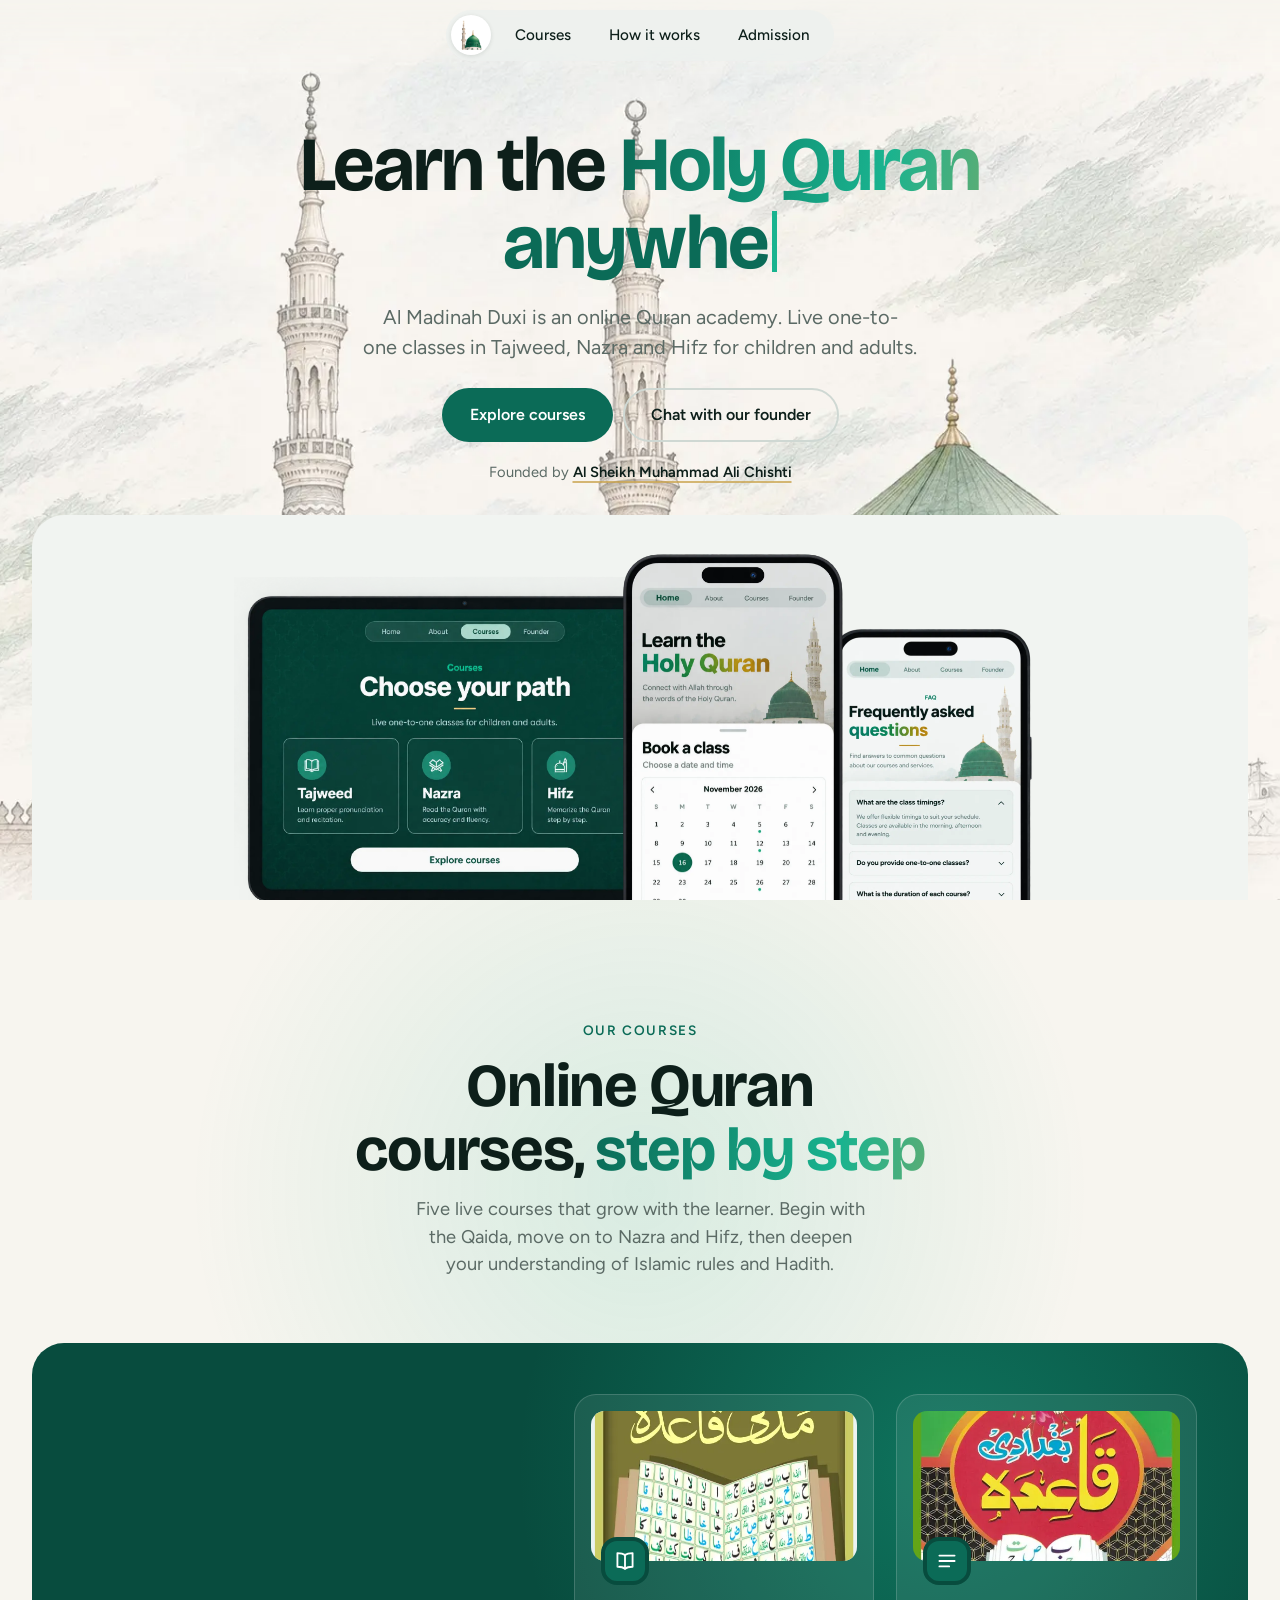
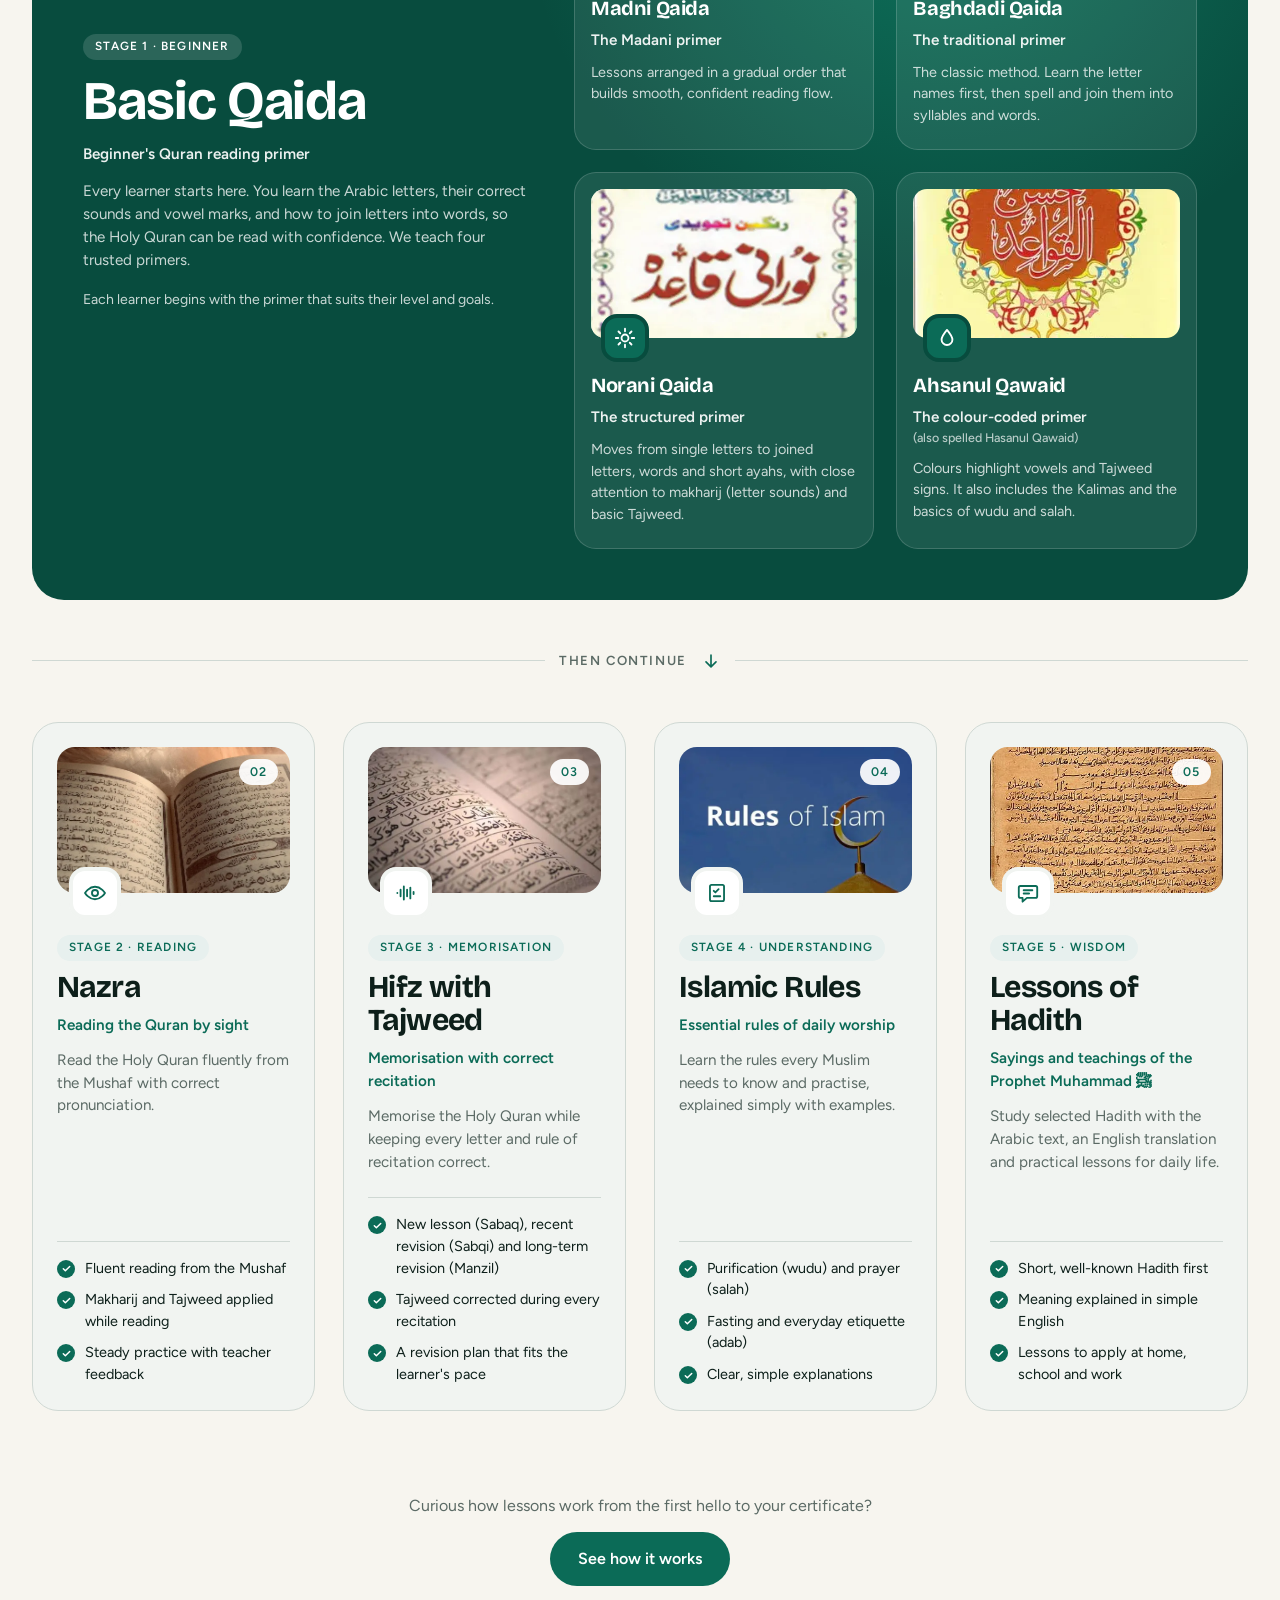
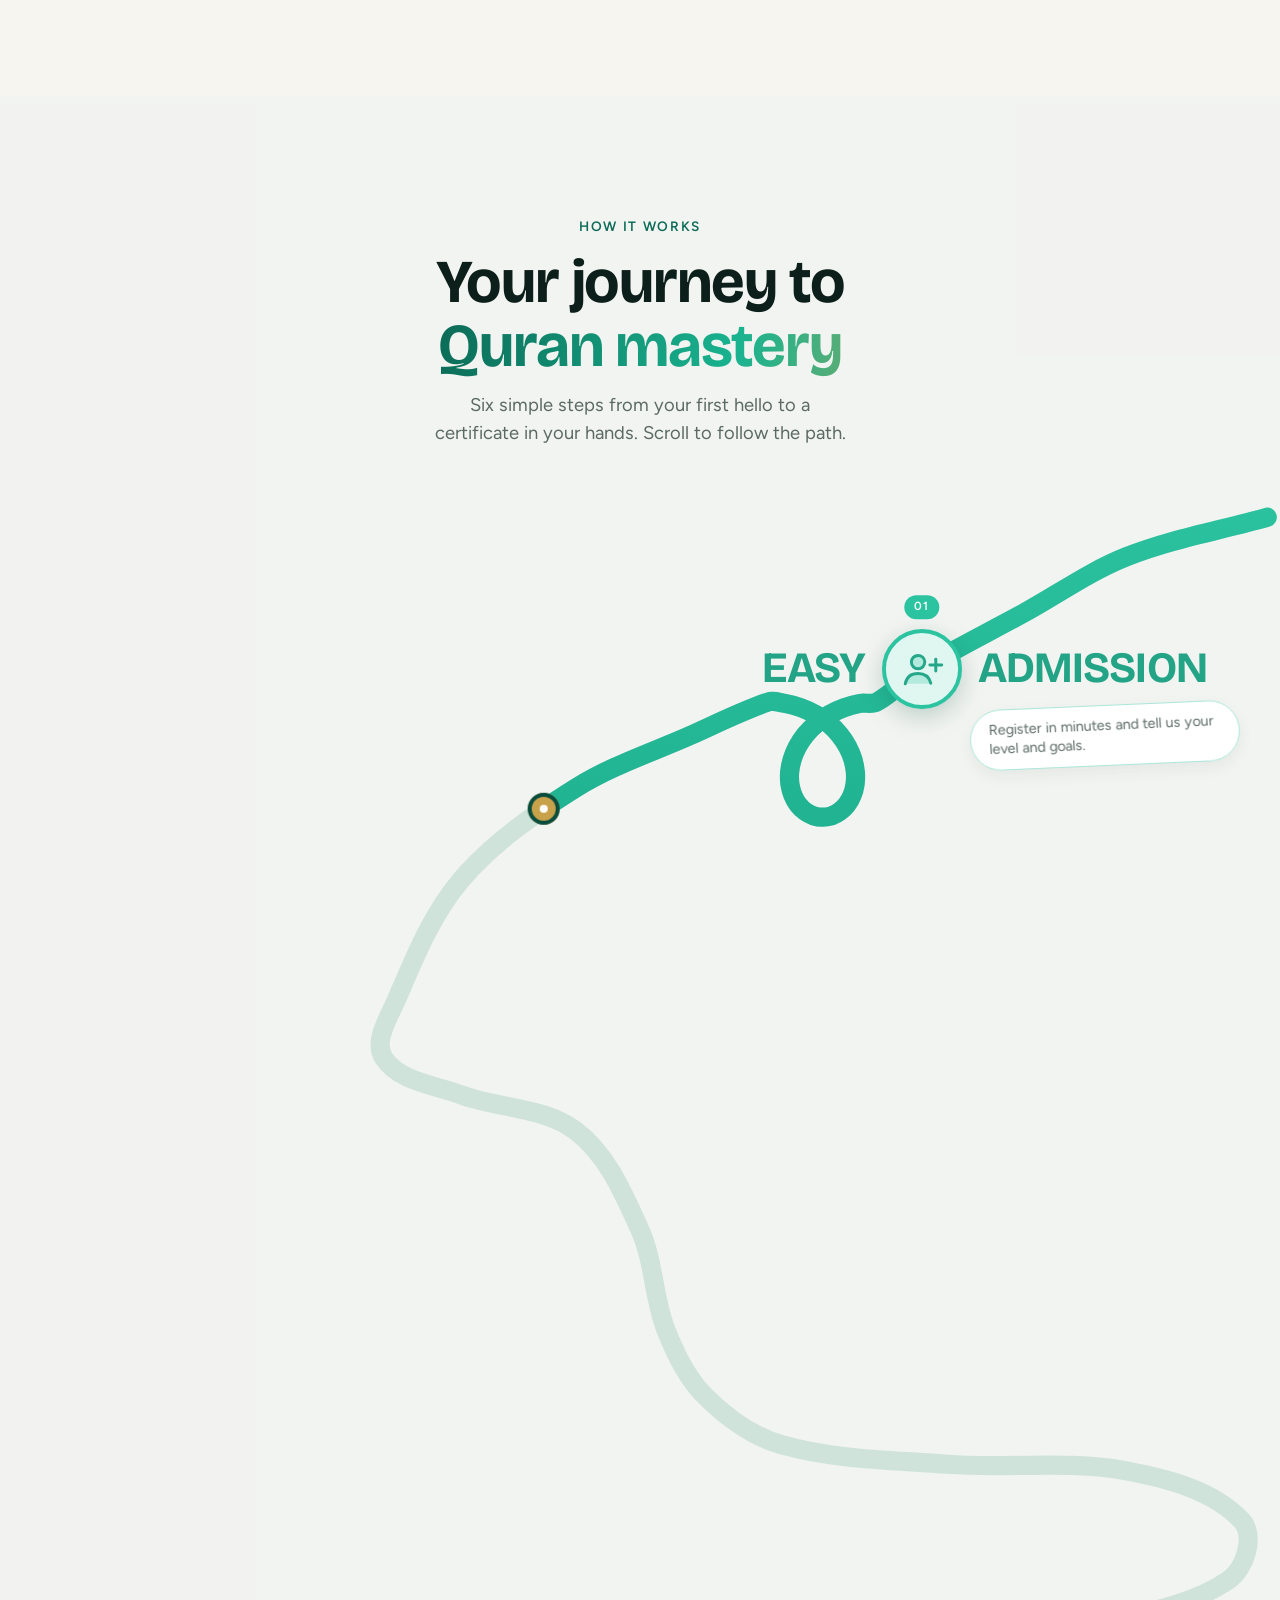
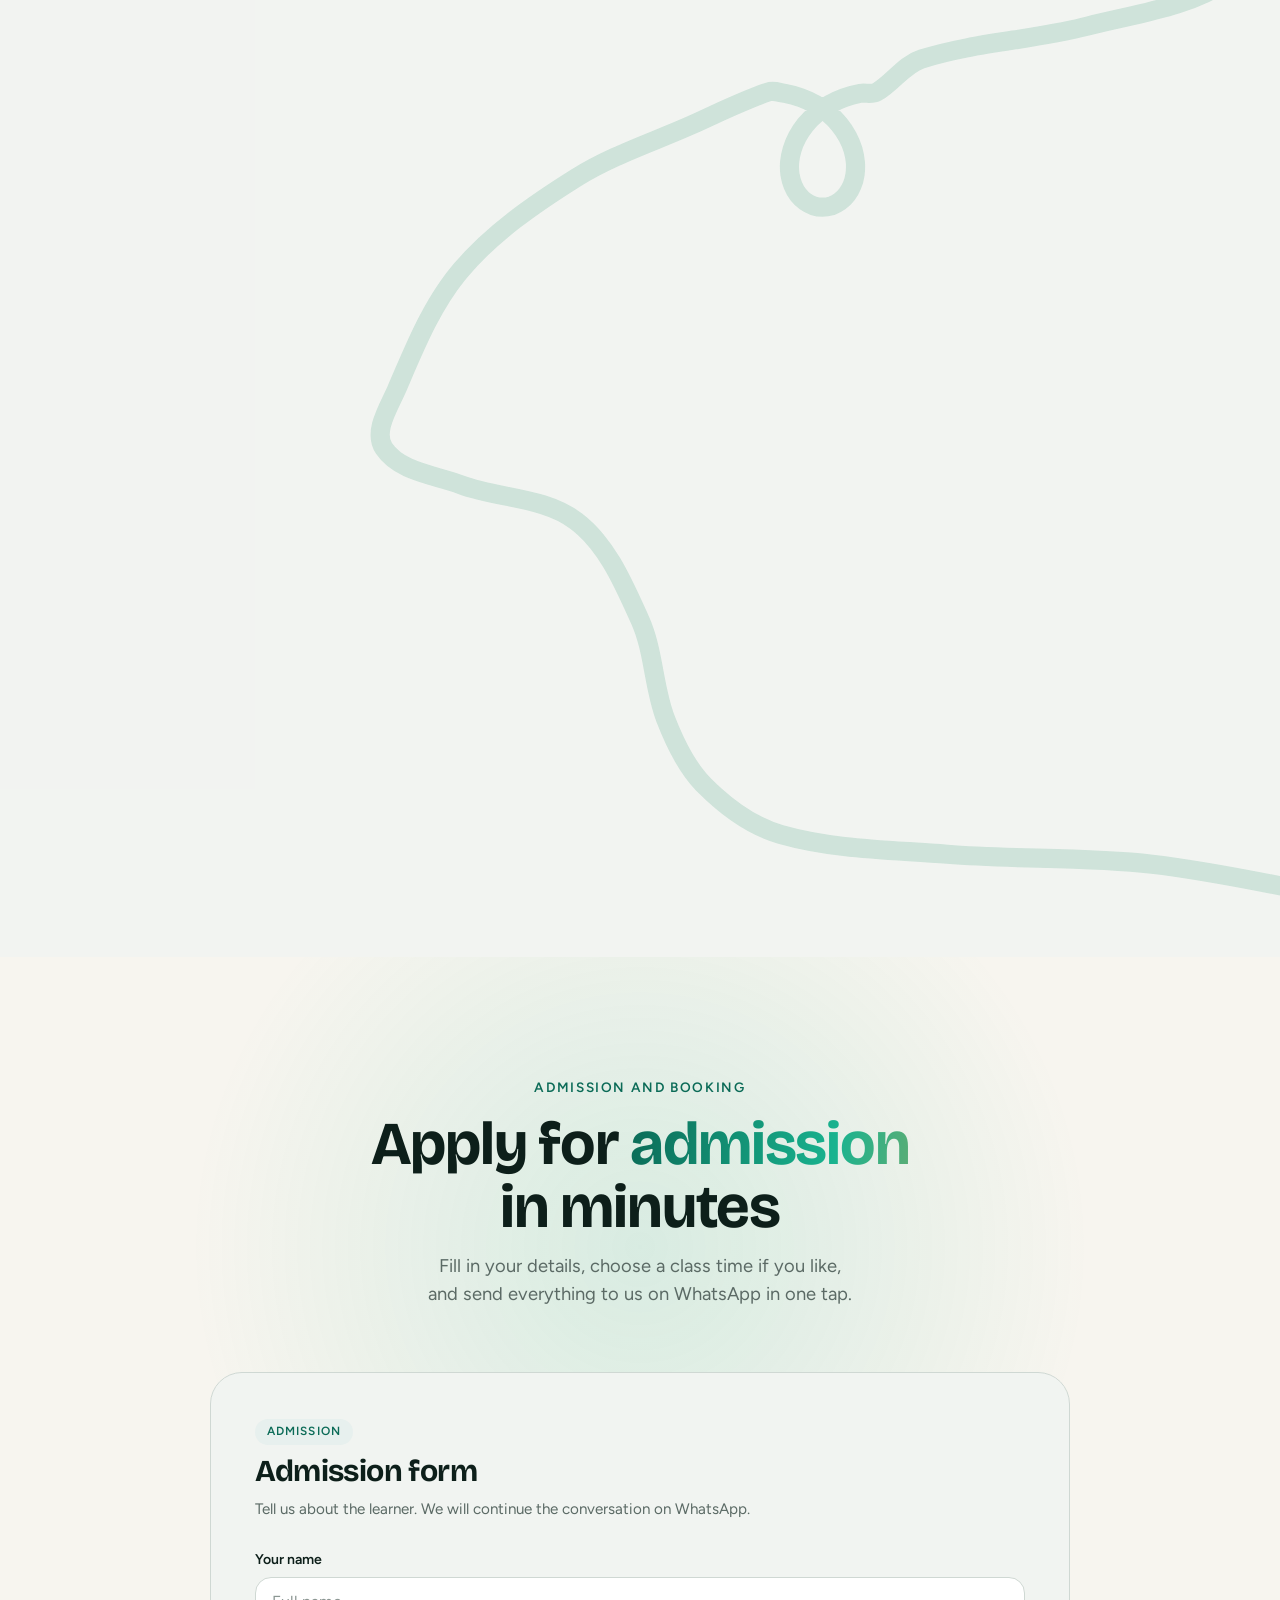
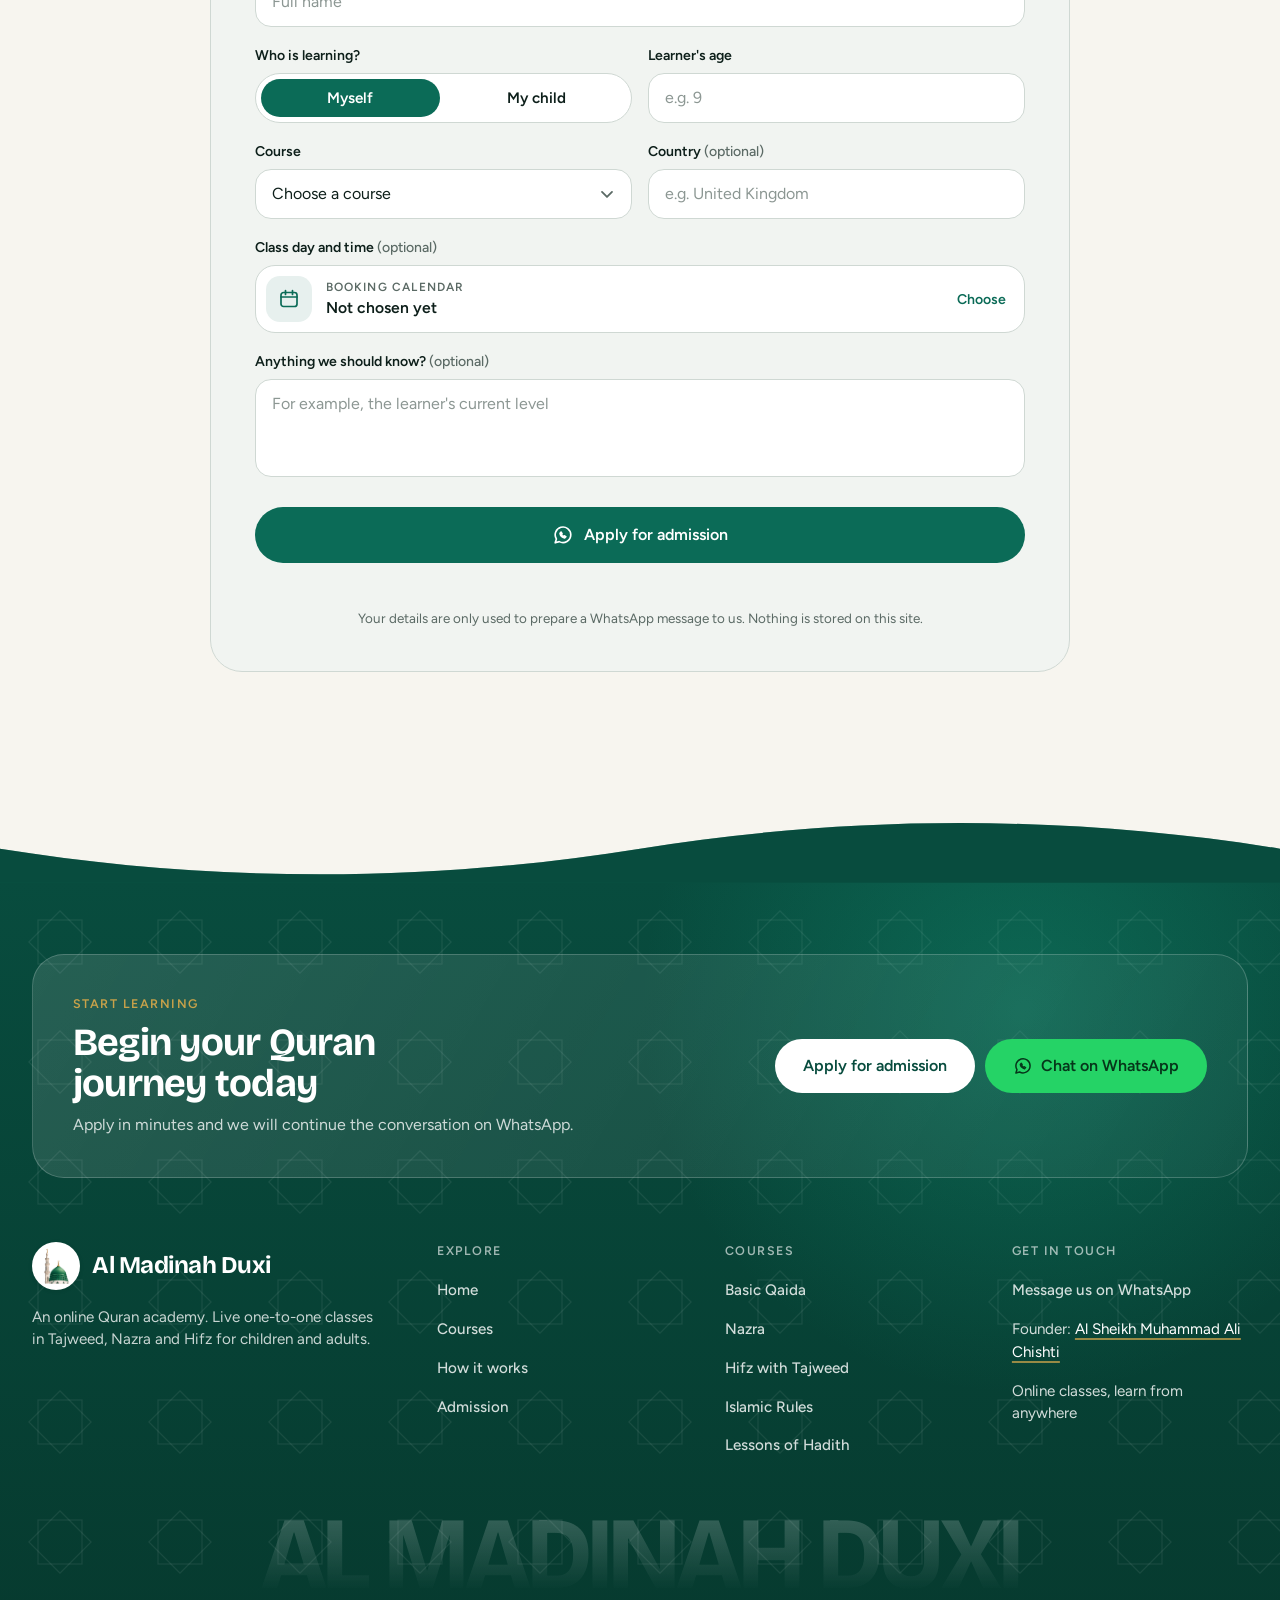
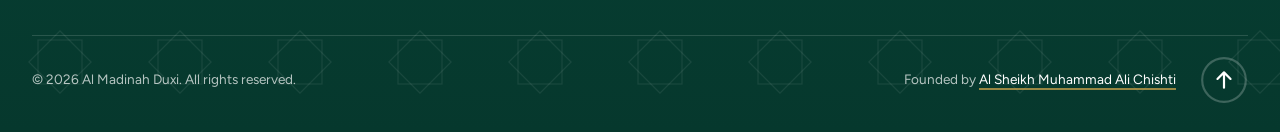
<file: index.html>
<!DOCTYPE html>
<html lang="en">
<head>
<meta charset="UTF-8">
<meta name="viewport" content="width=device-width, initial-scale=1, viewport-fit=cover">
<title>Al Madinah Duxi</title>
<meta name="description" content="Online Quran academy with live one-to-one classes in Qaida, Nazra, Hifz and Tajweed for children and adults. Founded by Al Sheikh Muhammad Ali Chishti.">
<meta name="author" content="Al Madinah Duxi">
<meta name="robots" content="index, follow, max-image-preview:large, max-snippet:-1">
<meta name="theme-color" content="#f7f5ef">
<meta name="color-scheme" content="light">
<meta name="format-detection" content="telephone=no">
<link rel="canonical" href="https://almadinahduxi.vercel.app/">
<link rel="alternate" hreflang="en" href="https://almadinahduxi.vercel.app/">
<link rel="alternate" hreflang="x-default" href="https://almadinahduxi.vercel.app/">
<meta property="og:type" content="website">
<meta property="og:site_name" content="Al Madinah Duxi">
<meta property="og:locale" content="en_US">
<meta property="og:title" content="Al Madinah Duxi | Online Quran Academy">
<meta property="og:description" content="Live one-to-one online classes in Qaida, Nazra, Hifz and Tajweed for children and adults.">
<meta property="og:url" content="https://almadinahduxi.vercel.app/">
<meta property="og:image" content="https://almadinahduxi.vercel.app/images/Madni-logo.webp">
<meta property="og:image:alt" content="Al Madinah Duxi logo">
<meta name="twitter:card" content="summary">
<meta name="twitter:title" content="Al Madinah Duxi | Online Quran Academy">
<meta name="twitter:description" content="Live one-to-one online classes in Qaida, Nazra, Hifz and Tajweed for children and adults.">
<meta name="twitter:image" content="https://almadinahduxi.vercel.app/images/Madni-logo.webp">
<link rel="icon" href="./images/Madni-favicon.ico" sizes="any">
<link rel="preconnect" href="https://fonts.googleapis.com">
<link rel="preconnect" href="https://fonts.gstatic.com" crossorigin>
<link rel="preload" as="style" href="https://fonts.googleapis.com/css2?family=Bricolage+Grotesque:opsz,wght@12..96,700&family=Figtree:wght@400;500;600&display=swap" onload="this.onload=null;this.rel='stylesheet'">
<noscript><link rel="stylesheet" href="https://fonts.googleapis.com/css2?family=Bricolage+Grotesque:opsz,wght@12..96,700&family=Figtree:wght@400;500;600&display=swap"><style>.process__stage,.ploader{display:none}</style></noscript>
<link rel="stylesheet" href="./css/style.css">
<script type="application/ld+json">
{
  "@context": "https://schema.org",
  "@graph": [
    {"@type":"EducationalOrganization","@id":"https://almadinahduxi.vercel.app/#org","name":"Al Madinah Duxi","url":"https://almadinahduxi.vercel.app/","logo":"https://almadinahduxi.vercel.app/images/Madni-logo.webp","description":"Online Quran academy offering live one-to-one classes in Qaida, Nazra, Hifz with Tajweed, Islamic rules and Hadith.","founder":{"@type":"Person","name":"Al Sheikh Muhammad Ali Chishti","sameAs":"https://wa.me/923415416491"},"areaServed":"Worldwide","contactPoint":{"@type":"ContactPoint","contactType":"admissions","telephone":"+923415416491","url":"https://wa.me/923415416491","availableLanguage":"English"}},
    {"@type":"WebSite","@id":"https://almadinahduxi.vercel.app/#website","url":"https://almadinahduxi.vercel.app/","name":"Al Madinah Duxi","inLanguage":"en","publisher":{"@id":"https://almadinahduxi.vercel.app/#org"}},
    {"@type":"WebPage","@id":"https://almadinahduxi.vercel.app/#webpage","url":"https://almadinahduxi.vercel.app/","name":"Al Madinah Duxi | Online Quran Academy","isPartOf":{"@id":"https://almadinahduxi.vercel.app/#website"},"about":{"@id":"https://almadinahduxi.vercel.app/#org"},"inLanguage":"en"},
    {"@type":"ItemList","name":"Online Quran courses at Al Madinah Duxi","itemListElement":[
    {"@type":"ListItem","position":1,"item":{"@type":"Course","name":"Basic Qaida (Madni, Baghdadi, Norani and Ahsanul Qawaid)","description":"Beginner's Quran reading primer taught live online.","provider":{"@id":"https://almadinahduxi.vercel.app/#org"}}},
    {"@type":"ListItem","position":2,"item":{"@type":"Course","name":"Nazra","description":"Reading the Holy Quran by sight with correct pronunciation.","provider":{"@id":"https://almadinahduxi.vercel.app/#org"}}},
    {"@type":"ListItem","position":3,"item":{"@type":"Course","name":"Hifz with Tajweed","description":"Quran memorisation with correct Tajweed.","provider":{"@id":"https://almadinahduxi.vercel.app/#org"}}},
    {"@type":"ListItem","position":4,"item":{"@type":"Course","name":"Islamic Rules","description":"Essential rules of daily worship explained simply.","provider":{"@id":"https://almadinahduxi.vercel.app/#org"}}},
    {"@type":"ListItem","position":5,"item":{"@type":"Course","name":"Lessons of Hadith","description":"Selected Hadith with Arabic text, English translation and practical lessons.","provider":{"@id":"https://almadinahduxi.vercel.app/#org"}}}
    ]}
  ]
}
</script>
</head>
<body>
<button class="skip" type="button" data-scroll="#main" data-focus>Skip to content</button>

<!-- Fixed pencil-sketch background (images/Madni_background.webp), anchored to the right so the green dome stays fully visible -->
<div class="backdrop" aria-hidden="true">
  <img src="./images/Madni_background.webp" alt="" width="1640" height="959" decoding="async" fetchpriority="low">
</div>

<header class="nav-wrap">
  <nav class="nav" aria-label="Main navigation">
    <span class="nav__bubble" aria-hidden="true"></span>
    <button class="logo" type="button" data-scroll="#home" data-label="images/Madni-logo.webp" aria-label="Al Madinah Duxi, back to top">
      <img src="./images/Madni-logo.webp" alt="" width="256" height="256">
    </button>
    <button class="nav__link" type="button" data-scroll="#courses">Courses</button>
    <button class="nav__link" type="button" data-scroll="#process">How it works</button>
    <button class="nav__link" type="button" data-scroll="#admission">Admission</button>
  </nav>
</header>

<main id="main" tabindex="-1">

  <!-- 1. Hero -->
  <section class="hero" id="home" aria-labelledby="hero-title">
    <div class="hero__copy">
      <h1 class="hero__title" id="hero-title" aria-label="Learn the Holy Quran online">
        Learn the <span class="grad" data-live>Holy Quran</span>
        <span class="hero__type" data-words="online,anywhere,easily" aria-hidden="true"><span class="hero__word">online</span></span>
      </h1>
      <p class="hero__sub">
        Al Madinah Duxi is an online Quran academy. Live one-to-one classes in Tajweed, Nazra and Hifz for children and adults.
      </p>
      <div class="hero__actions">
        <button class="btn btn--primary" type="button" data-scroll="#courses">
          <span class="btn__label">Explore courses</span>
          <span class="btn__icon" aria-hidden="true"><svg viewBox="0 0 24 24" aria-hidden="true"><path d="M20.5 11.8a8.5 8.5 0 0 1-12.6 7.4L3.5 20.5l1.3-4.2a8.5 8.5 0 1 1 15.7-4.5Z"/><path d="M8.8 10.2c.3 2.2 2.6 4.4 5 5l1.3-1.3-1.9-1-.8.7c-.9-.4-1.7-1.2-2.1-2.1l.7-.8-1-1.9Z"/></svg></span>
        </button>
        <a class="btn btn--ghost" href="https://wa.me/923415416491?text=Assalamu%20alaikum%20Al%20Sheikh%20Muhammad%20Ali%20Chishti" target="_blank" rel="noopener noreferrer"><span class="btn__label">Chat with our founder</span><span class="btn__icon" aria-hidden="true"><svg viewBox="0 0 24 24"><path d="M12 6.5C10.5 5.3 8.4 4.7 5 4.7v12.6c3.4 0 5.5.6 7 1.8 1.5-1.2 3.6-1.8 7-1.8V4.7c-3.4 0-5.5.6-7 1.8Z"/><path d="M12 6.5v12.6"/></svg></span></a>
      </div>
      <p class="hero__founder">Founded by <a class="founder-link" href="https://wa.me/923415416491?text=Assalamu%20alaikum%20Al%20Sheikh%20Muhammad%20Ali%20Chishti" target="_blank" rel="noopener noreferrer" title="Chat with Al Sheikh Muhammad Ali Chishti on WhatsApp"><strong>Al Sheikh Muhammad Ali Chishti</strong></a></p>
    </div>

    <div class="showcase">
      <div class="stage">
        <figure class="device device--left" data-label="tablet-1.webp">
          <img src="./images/tablet-1.webp" alt="Al Madinah Duxi courses on a tablet" width="1362" height="966" decoding="async">
        </figure>
        <figure class="device device--center" data-label="mobile.webp">
          <img src="./images/mobile.webp" alt="Al Madinah Duxi class booking on a mobile phone" width="813" height="1595" fetchpriority="high" decoding="async">
        </figure>
        <figure class="device device--right" data-label="tablet-2.webp">
          <img src="./images/tablet-2.webp" alt="Al Madinah Duxi frequently asked questions on a mobile phone" width="809" height="1590" decoding="async">
        </figure>
      </div>
    </div>
  </section>

  <!-- 2. Courses -->
  <section class="courses" id="courses" aria-labelledby="courses-title">
    <div class="courses__head">
      <p class="courses__eyebrow">Our courses</p>
      <h2 class="courses__title" id="courses-title">Online Quran courses, <span class="grad" data-live>step by step</span></h2>
      <p class="courses__sub">Five live courses that grow with the learner. Begin with the Qaida, move on to Nazra and Hifz, then deepen your understanding of Islamic rules and Hadith.</p>
    </div>

    <div class="courses__inner">

      <!-- Stage 1: Basic Qaida -->
      <article class="foundation reveal" data-live id="course-qaida" aria-labelledby="c1-title">
        <div class="foundation__intro">
          <p class="ctag">Stage 1 · Beginner</p>
          <h3 class="ctitle ctitle--xl" id="c1-title">Basic Qaida</h3>
          <p class="cmean">Beginner's Quran reading primer</p>
          <p class="cdesc">Every learner starts here. You learn the Arabic letters, their correct sounds and vowel marks, and how to join letters into words, so the Holy Quran can be read with confidence. We teach four trusted primers.</p>
          <p class="fnote">Each learner begins with the primer that suits their level and goals.</p>
        </div>

        <div class="qgrid">
          <div class="qcard spot reveal">
            <figure class="cimg" data-label="images/courses/madni-qaida.webp"><img src="./images/courses/madni-qaida.webp" alt="Student learning Madni Qaida online" width="1280" height="720" loading="lazy" decoding="async"></figure>
            <span class="cicon" aria-hidden="true"><svg viewBox="0 0 24 24"><path d="M12 6.5C10.5 5.3 8.4 4.7 5 4.7v12.6c3.4 0 5.5.6 7 1.8 1.5-1.2 3.6-1.8 7-1.8V4.7c-3.4 0-5.5.6-7 1.8Z"/><path d="M12 6.5v12.6"/></svg></span>
            <h4 class="qtitle">Madni Qaida</h4>
            <p class="cmean">The Madani primer</p>
            <p class="cdesc">Lessons arranged in a gradual order that builds smooth, confident reading flow.</p>
          </div>
          <div class="qcard spot reveal">
            <figure class="cimg" data-label="images/courses/baghdadi-qaida.webp"><img src="./images/courses/baghdadi-qaida.webp" alt="Student learning Baghdadi Qaida online" width="1280" height="720" loading="lazy" decoding="async"></figure>
            <span class="cicon" aria-hidden="true"><svg viewBox="0 0 24 24"><path d="M5 7h14M5 12h14M5 17h9"/></svg></span>
            <h4 class="qtitle">Baghdadi Qaida</h4>
            <p class="cmean">The traditional primer</p>
            <p class="cdesc">The classic method. Learn the letter names first, then spell and join them into syllables and words.</p>
          </div>
          <div class="qcard spot reveal">
            <figure class="cimg" data-label="images/courses/norani-qaida.webp"><img src="./images/courses/norani-qaida.webp" alt="Student learning Norani Qaida online" width="1280" height="720" loading="lazy" decoding="async"></figure>
            <span class="cicon" aria-hidden="true"><svg viewBox="0 0 24 24"><circle cx="12" cy="12" r="3.2"/><path d="M12 3.5v2.3M12 18.2v2.3M3.5 12h2.3M18.2 12h2.3M6 6l1.6 1.6M16.4 16.4 18 18M18 6l-1.6 1.6M7.6 16.4 6 18"/></svg></span>
            <h4 class="qtitle">Norani Qaida</h4>
            <p class="cmean">The structured primer</p>
            <p class="cdesc">Moves from single letters to joined letters, words and short ayahs, with close attention to makharij (letter sounds) and basic Tajweed.</p>
          </div>
          <div class="qcard spot reveal">
            <figure class="cimg" data-label="images/courses/ahsanul-qawaid.webp"><img src="./images/courses/ahsanul-qawaid.webp" alt="Student learning Ahsanul Qawaid online" width="1280" height="720" loading="lazy" decoding="async"></figure>
            <span class="cicon" aria-hidden="true"><svg viewBox="0 0 24 24"><path d="M12 4.5c3 3.6 5 6.2 5 9a5 5 0 0 1-10 0c0-2.8 2-5.4 5-9Z"/></svg></span>
            <h4 class="qtitle">Ahsanul Qawaid</h4>
            <p class="cmean">The colour-coded primer <span class="alias">(also spelled Hasanul Qawaid)</span></p>
            <p class="cdesc">Colours highlight vowels and Tajweed signs. It also includes the Kalimas and the basics of wudu and salah.</p>
          </div>
        </div>
      </article>

      <p class="next" aria-hidden="true">
        <span>Then continue</span>
        <svg viewBox="0 0 24 24"><path d="M12 5v14M6 13l6 6 6-6"/></svg>
      </p>

      <!-- Stages 2 to 5 -->
      <div class="path">
        <article class="course spot reveal" id="course-nazra" aria-labelledby="c2-title">
          <span class="course__num" aria-hidden="true">02</span>
          <figure class="cimg" data-label="images/courses/nazra.webp"><img src="./images/courses/nazra.webp" alt="Student reading the Quran in a Nazra class" width="1280" height="800" loading="lazy" decoding="async"></figure>
          <span class="cicon" aria-hidden="true"><svg viewBox="0 0 24 24"><path d="M2.8 12S6.2 6.2 12 6.2 21.2 12 21.2 12 17.8 17.8 12 17.8 2.8 12 2.8 12Z"/><circle cx="12" cy="12" r="2.8"/></svg></span>
          <p class="ctag">Stage 2 · Reading</p>
          <h3 class="ctitle" id="c2-title">Nazra</h3>
          <p class="cmean">Reading the Quran by sight</p>
          <p class="cdesc">Read the Holy Quran fluently from the Mushaf with correct pronunciation.</p>
          <ul class="clist">
            <li>Fluent reading from the Mushaf</li>
            <li>Makharij and Tajweed applied while reading</li>
            <li>Steady practice with teacher feedback</li>
          </ul>
        </article>

        <article class="course spot reveal" id="course-hifz" aria-labelledby="c3-title">
          <span class="course__num" aria-hidden="true">03</span>
          <figure class="cimg" data-label="images/courses/hifz-tajweed.webp"><img src="./images/courses/hifz-tajweed.webp" alt="Student memorising the Quran in a Hifz with Tajweed class" width="1280" height="800" loading="lazy" decoding="async"></figure>
          <span class="cicon" aria-hidden="true"><svg viewBox="0 0 24 24"><path d="M4 12h.01M7 9v6M10 6v12M13 9v6M16 7v10M19 11v2"/></svg></span>
          <p class="ctag">Stage 3 · Memorisation</p>
          <h3 class="ctitle" id="c3-title">Hifz with Tajweed</h3>
          <p class="cmean">Memorisation with correct recitation</p>
          <p class="cdesc">Memorise the Holy Quran while keeping every letter and rule of recitation correct.</p>
          <ul class="clist">
            <li>New lesson (Sabaq), recent revision (Sabqi) and long-term revision (Manzil)</li>
            <li>Tajweed corrected during every recitation</li>
            <li>A revision plan that fits the learner's pace</li>
          </ul>
        </article>

        <article class="course spot reveal" id="course-rules" aria-labelledby="c4-title">
          <span class="course__num" aria-hidden="true">04</span>
          <figure class="cimg" data-label="images/courses/islamic-rules.webp"><img src="./images/courses/islamic-rules.webp" alt="Student learning the rules of daily worship in an Islamic Rules class" width="1280" height="800" loading="lazy" decoding="async"></figure>
          <span class="cicon" aria-hidden="true"><svg viewBox="0 0 24 24"><path d="M7 4.5h10A1.5 1.5 0 0 1 18.5 6v12a1.5 1.5 0 0 1-1.5 1.5H7A1.5 1.5 0 0 1 5.5 18V6A1.5 1.5 0 0 1 7 4.5Z"/><path d="m9 10 1.5 1.5 3-3M9 15h6"/></svg></span>
          <p class="ctag">Stage 4 · Understanding</p>
          <h3 class="ctitle" id="c4-title">Islamic Rules</h3>
          <p class="cmean">Essential rules of daily worship</p>
          <p class="cdesc">Learn the rules every Muslim needs to know and practise, explained simply with examples.</p>
          <ul class="clist">
            <li>Purification (wudu) and prayer (salah)</li>
            <li>Fasting and everyday etiquette (adab)</li>
            <li>Clear, simple explanations</li>
          </ul>
        </article>

        <article class="course spot reveal" id="course-hadith" aria-labelledby="c5-title">
          <span class="course__num" aria-hidden="true">05</span>
          <figure class="cimg" data-label="images/courses/hadith-lessons.webp"><img src="./images/courses/hadith-lessons.webp" alt="Student studying Hadith in an online lesson" width="1280" height="800" loading="lazy" decoding="async"></figure>
          <span class="cicon" aria-hidden="true"><svg viewBox="0 0 24 24"><path d="M5 5.5h14A1.5 1.5 0 0 1 20.5 7v8a1.5 1.5 0 0 1-1.5 1.5h-8L7 20v-3.5H5A1.5 1.5 0 0 1 3.5 15V7A1.5 1.5 0 0 1 5 5.5Z"/><path d="M8 9.5h8M8 12.5h5"/></svg></span>
          <p class="ctag">Stage 5 · Wisdom</p>
          <h3 class="ctitle" id="c5-title">Lessons of Hadith</h3>
          <p class="cmean">Sayings and teachings of the Prophet Muhammad ﷺ</p>
          <p class="cdesc">Study selected Hadith with the Arabic text, an English translation and practical lessons for daily life.</p>
          <ul class="clist">
            <li>Short, well-known Hadith first</li>
            <li>Meaning explained in simple English</li>
            <li>Lessons to apply at home, school and work</li>
          </ul>
        </article>
      </div>

      <div class="courses__cta reveal">
        <p>Curious how lessons work from the first hello to your certificate?</p>
        <button class="btn btn--primary" type="button" data-scroll="#process"><span class="btn__label">See how it works</span></button>
      </div>
    </div>
  </section>

  <!-- 3. Process path -->
  <section class="process" id="process" aria-labelledby="process-title">
    <div class="process__head">
      <p class="process__eyebrow">How it works</p>
      <h2 class="process__title" id="process-title">Your journey to <span class="grad" data-live>Quran mastery</span></h2>
      <p class="process__sub">Six simple steps from your first hello to a certificate in your hands. Scroll to follow the path.</p>
    </div>

    <div class="process__stage">
      <div class="ploader" role="status" aria-live="polite">
        <svg viewBox="0 0 120 80" aria-hidden="true" focusable="false">
          <path class="pl-track" d="M8 58C30 58 38 14 62 18C86 22 78 52 62 46C46 40 58 10 86 14C100 16 106 28 112 30"/>
          <path class="pl-line" pathLength="1" d="M8 58C30 58 38 14 62 18C86 22 78 52 62 46C46 40 58 10 86 14C100 16 106 28 112 30"/>
          <circle r="6" fill="#c8a24a" stroke="#084c3e" stroke-width="2.5"><animateMotion dur="2s" repeatCount="indefinite" path="M8 58C30 58 38 14 62 18C86 22 78 52 62 46C46 40 58 10 86 14C100 16 106 28 112 30" calcMode="spline" keyTimes="0;1" keySplines=".45 0 .55 1"/></circle>
        </svg>
        <span>Drawing your journey…</span>
      </div>
      <svg class="process__svg" aria-hidden="true" focusable="false">
        <defs>
          <linearGradient id="pGrad" gradientUnits="userSpaceOnUse" x1="0" y1="0" x2="0" y2="1800">
            <stop offset="0" stop-color="#2cc3a0"/>
            <stop offset=".35" stop-color="#14a283"/>
            <stop offset=".7" stop-color="#0b6b57"/>
            <stop offset="1" stop-color="#084c3e"/>
          </linearGradient>
        </defs>
        <path class="p-track" fill="none"/>
        <path class="p-line" fill="none" stroke="url(#pGrad)"/>
        <g class="p-head">
          <circle class="p-pulse" r="16" fill="#c8a24a"/>
          <circle r="14" fill="#c8a24a" stroke="#084c3e" stroke-width="4"/>
          <circle r="4" fill="#fff"/>
        </g>
      </svg>

      <ol class="process__list">
        <!-- 1 Admission -->
        <li class="pnode" style="--c:#2cc3a0">
          <svg class="pbadge" viewBox="0 0 64 64"><circle class="bfill" cx="32" cy="32" r="29"/><circle class="istroke ring" pathLength="1" cx="32" cy="32" r="29"/>
            <g transform="translate(14 14) scale(1.5)">
              <circle class="ifill" cx="10" cy="8.5" r="3.4"/><path class="ifill" d="M3.5 19.5c.7-3.4 3.2-5.2 6.5-5.2s5.8 1.8 6.5 5.2z"/>
              <circle class="istroke" pathLength="1" cx="10" cy="8.5" r="3.4" style="--d:.1s"/>
              <path class="istroke" pathLength="1" d="M3.5 19.5c.7-3.4 3.2-5.2 6.5-5.2s5.8 1.8 6.5 5.2" style="--d:.25s"/>
              <path class="istroke" pathLength="1" d="M19 7v6" style="--d:.45s"/><path class="istroke" pathLength="1" d="M16 10h6" style="--d:.55s"/>
            </g></svg>
          <div class="ptext"><span class="pnum">01</span><span class="ptitle"><span class="tl">Easy</span><span class="tr">Admission</span></span><span class="pnote">Register in minutes and tell us your level and goals.</span></div>
        </li>
        <!-- 2 Class booking -->
        <li class="pnode" style="--c:#19b38f">
          <svg class="pbadge" viewBox="0 0 64 64"><circle class="bfill" cx="32" cy="32" r="29"/><circle class="istroke ring" pathLength="1" cx="32" cy="32" r="29"/>
            <g transform="translate(14 14) scale(1.5)">
              <rect class="ifill" x="4" y="5.5" width="16" height="14" rx="2.5"/>
              <rect class="istroke" pathLength="1" x="4" y="5.5" width="16" height="14" rx="2.5" style="--d:.1s"/>
              <path class="istroke" pathLength="1" d="M4 10h16" style="--d:.3s"/><path class="istroke" pathLength="1" d="M8.5 3.5v4" style="--d:.4s"/><path class="istroke" pathLength="1" d="M15.5 3.5v4" style="--d:.45s"/>
              <path class="istroke" pathLength="1" d="m9 15 2 2 4-4" style="--d:.6s"/>
            </g></svg>
          <div class="ptext"><span class="pnum">02</span><span class="ptitle"><span class="tl">Class</span><span class="tr">Booking</span></span><span class="pnote">Pick the days and times that suit your family.</span></div>
        </li>
        <!-- 3 Course selection -->
        <li class="pnode" style="--c:#12a080">
          <svg class="pbadge" viewBox="0 0 64 64"><circle class="bfill" cx="32" cy="32" r="29"/><circle class="istroke ring" pathLength="1" cx="32" cy="32" r="29"/>
            <g transform="translate(14 14) scale(1.5)">
              <path class="ifill" d="M12 6.5C10.5 5.3 8.4 4.7 5 4.7v12.6c3.4 0 5.5.6 7 1.8 1.5-1.2 3.6-1.8 7-1.8V4.7c-3.4 0-5.5.6-7 1.8Z"/>
              <path class="istroke" pathLength="1" d="M12 6.5C10.5 5.3 8.4 4.7 5 4.7v12.6c3.4 0 5.5.6 7 1.8 1.5-1.2 3.6-1.8 7-1.8V4.7c-3.4 0-5.5.6-7 1.8Z" style="--d:.1s"/>
              <path class="istroke" pathLength="1" d="M12 6.5v12.6" style="--d:.5s"/>
              <path class="istroke" pathLength="1" d="M7.5 9h2.2M7.5 12h2.2M14.3 9h2.2" style="--d:.6s"/>
            </g></svg>
          <div class="ptext"><span class="pnum">03</span><span class="ptitle"><span class="tl">Course</span><span class="tr">Selection</span></span><span class="pnote">Choose Tajweed, Nazra or Hifz, built around you.</span></div>
        </li>
        <!-- 4 High quality classes -->
        <li class="pnode" style="--c:#0e8a6f">
          <svg class="pbadge" viewBox="0 0 64 64"><circle class="bfill" cx="32" cy="32" r="29"/><circle class="istroke ring" pathLength="1" cx="32" cy="32" r="29"/>
            <g transform="translate(14 14) scale(1.5)">
              <rect class="ifill" x="3" y="5.5" width="18" height="12" rx="2.5"/>
              <rect class="istroke" pathLength="1" x="3" y="5.5" width="18" height="12" rx="2.5" style="--d:.1s"/>
              <path class="istroke" pathLength="1" d="M9 21h6" style="--d:.4s"/><path class="istroke" pathLength="1" d="M12 17.5V21" style="--d:.45s"/>
              <path class="istroke" pathLength="1" d="m10.5 9.5 4 2-4 2z" style="--d:.55s"/>
            </g></svg>
          <div class="ptext"><span class="pnum">04</span><span class="ptitle"><span class="tl">High Quality</span><span class="tr">Classes</span></span><span class="pnote">Live one-to-one lessons with qualified teachers.</span></div>
        </li>
        <!-- 5 Course completion -->
        <li class="pnode" style="--c:#0b6b57">
          <svg class="pbadge" viewBox="0 0 64 64"><circle class="bfill" cx="32" cy="32" r="29"/><circle class="istroke ring" pathLength="1" cx="32" cy="32" r="29"/>
            <g transform="translate(14 14) scale(1.5)">
              <path class="ifill" d="M6 4.5h11l-2 3.7 2 3.8H6z"/>
              <path class="istroke" pathLength="1" d="M6 21V4" style="--d:.1s"/>
              <path class="istroke" pathLength="1" d="M6 4.5h11l-2 3.7 2 3.8H6" style="--d:.35s"/>
              <path class="istroke" pathLength="1" d="m9.2 8.3 1.4 1.4 2.4-2.6" style="--d:.7s"/>
            </g></svg>
          <div class="ptext"><span class="pnum">05</span><span class="ptitle"><span class="tl">Course</span><span class="tr">Completion</span></span><span class="pnote">Finish every level with steady progress reviews.</span></div>
        </li>
        <!-- 6 Certificate -->
        <li class="pnode" style="--c:#084c3e">
          <svg class="pbadge" viewBox="0 0 64 64"><circle class="bfill" cx="32" cy="32" r="29"/><circle class="istroke ring" pathLength="1" cx="32" cy="32" r="29"/>
            <g transform="translate(14 14) scale(1.5)">
              <circle class="ifill" cx="12" cy="9.5" r="5.5"/>
              <circle class="istroke" pathLength="1" cx="12" cy="9.5" r="5.5" style="--d:.1s"/>
              <path class="istroke" pathLength="1" d="m9 14.2-1.5 6.3 4.5-2.4 4.5 2.4-1.5-6.3" style="--d:.4s"/>
              <path class="istroke" pathLength="1" d="m10 9.6 1.5 1.5 2.6-2.8" style="--d:.7s"/>
            </g></svg>
          <div class="ptext"><span class="pnum">06</span><span class="ptitle"><span class="tl">Your</span><span class="tr">Certificate</span></span><span class="pnote">Receive your certificate and celebrate the milestone.</span></div>
        </li>
      </ol>
    </div>
  </section>

  <!-- 4. Admission (the class time is chosen inside the form, in the booking popup) -->
  <section class="admission" id="admission" aria-labelledby="admission-title">
    <div class="admission__head">
      <p class="admission__eyebrow">Admission and booking</p>
      <h2 class="admission__title" id="admission-title">Apply for <span class="grad" data-live>admission</span> in minutes</h2>
      <p class="admission__sub">Fill in your details, choose a class time if you like, and send everything to us on WhatsApp in one tap.</p>
    </div>

    <div class="admission__inner">
      <div class="adm reveal">
        <div class="adm__head">
          <p class="ctag">Admission</p>
          <h3 class="ctitle">Admission form</h3>
          <p class="cdesc">Tell us about the learner. We will continue the conversation on WhatsApp.</p>
        </div>

        <form id="admission-form" novalidate>
          <div class="adm__grid">
            <div class="field field--full">
              <label class="field__label" for="f-name">Your name</label>
              <input class="input" id="f-name" name="fullname" type="text" autocomplete="name" placeholder="Full name" aria-describedby="e-name">
              <p class="field__err" id="e-name"></p>
            </div>

            <div class="field">
              <span class="field__label" id="l-learner">Who is learning?</span>
              <div class="seg" role="radiogroup" aria-labelledby="l-learner">
                <label class="seg__opt"><input type="radio" name="learner" value="Myself" checked><span>Myself</span></label>
                <label class="seg__opt"><input type="radio" name="learner" value="My child"><span>My child</span></label>
              </div>
            </div>

            <div class="field">
              <label class="field__label" for="f-age">Learner's age</label>
              <input class="input" id="f-age" name="age" type="number" inputmode="numeric" min="3" max="99" placeholder="e.g. 9" aria-describedby="e-age">
              <p class="field__err" id="e-age"></p>
            </div>

            <div class="field">
              <label class="field__label" for="f-course">Course</label>
              <select class="input" id="f-course" name="course" aria-describedby="e-course">
                <option value="" selected disabled>Choose a course</option>
                <optgroup label="Basic Qaida">
                  <option>Madni Qaida</option>
                  <option>Baghdadi Qaida</option>
                  <option>Norani Qaida</option>
                  <option>Ahsanul Qawaid</option>
                </optgroup>
                <option>Nazra</option>
                <option>Hifz with Tajweed</option>
                <option>Islamic Rules</option>
                <option>Lessons of Hadith</option>
                <option>Not sure yet, please guide me</option>
              </select>
              <p class="field__err" id="e-course"></p>
            </div>

            <div class="field">
              <label class="field__label" for="f-country">Country <span class="field__opt">(optional)</span></label>
              <input class="input" id="f-country" name="country" type="text" autocomplete="country-name" placeholder="e.g. United Kingdom">
            </div>

            <div class="field field--full">
              <span class="field__label" id="l-time">Class day and time <span class="field__opt">(optional)</span></span>
              <button class="timepick" type="button" data-booking-open data-timepick aria-describedby="l-time">
                <span class="timepick__icon" aria-hidden="true"><svg viewBox="0 0 24 24"><rect x="4" y="5.5" width="16" height="14" rx="2.5"/><path d="M4 10h16M8.5 3.5v4M15.5 3.5v4"/></svg></span>
                <span class="timepick__text">
                  <span class="timepick__label">Booking calendar</span>
                  <span class="timepick__value" data-slot-text>Not chosen yet</span>
                </span>
                <span class="timepick__go" data-slot-go>Choose</span>
              </button>
            </div>

            <div class="field field--full">
              <label class="field__label" for="f-note">Anything we should know? <span class="field__opt">(optional)</span></label>
              <textarea class="input" id="f-note" name="message" rows="3" placeholder="For example, the learner's current level"></textarea>
            </div>
          </div>

          <div class="adm__submit">
            <button class="btn btn--primary btn--block" type="submit">
              <svg viewBox="0 0 24 24" aria-hidden="true"><path d="M20.5 11.8a8.5 8.5 0 0 1-12.6 7.4L3.5 20.5l1.3-4.2a8.5 8.5 0 1 1 15.7-4.5Z"/><path d="M8.8 10.2c.3 2.2 2.6 4.4 5 5l1.3-1.3-1.9-1-.8.7c-.9-.4-1.7-1.2-2.1-2.1l.7-.8-1-1.9Z"/></svg>
              <span class="btn__label">Apply for admission</span>
            </button>
            <p class="adm__status" id="adm-status" role="status" aria-live="polite"></p>
            <p class="adm__note">Your details are only used to prepare a WhatsApp message to us. Nothing is stored on this site.</p>
          </div>
        </form>
      </div>
    </div>
  </section>

  <!-- Next sections go here. Give each one an id that matches a nav link: about, founder -->
</main>

<!-- Footer: every internal link is a button that scrolls with JS (data-scroll); only WhatsApp links are real links -->
<footer class="footer" data-live aria-labelledby="footer-title">
  <div class="footer__wave" aria-hidden="true">
    <svg viewBox="0 0 2880 90" preserveAspectRatio="none"><path d="M0 50C240 90 480 90 720 50S1200 10 1440 50C1680 90 1920 90 2160 50S2640 10 2880 50V90H0Z"/></svg>
    <svg viewBox="0 0 2880 90" preserveAspectRatio="none"><path d="M0 50C240 90 480 90 720 50S1200 10 1440 50C1680 90 1920 90 2160 50S2640 10 2880 50V90H0Z"/></svg>
  </div>
  <div class="footer__fx" aria-hidden="true">
    <i style="--x:8%;--d:12s;--t:-3s;--s:5px"></i><i style="--x:24%;--d:15s;--t:-9s;--s:4px"></i><i style="--x:41%;--d:11s;--t:-6s;--s:6px"></i>
    <i style="--x:58%;--d:14s;--t:-1s;--s:4px"></i><i style="--x:76%;--d:13s;--t:-8s;--s:5px"></i><i style="--x:92%;--d:16s;--t:-4s;--s:4px"></i>
  </div>

  <div class="footer__inner">
    <div class="fcta reveal">
      <div class="fcta__text">
        <p class="fcta__eyebrow">Start learning</p>
        <h2 class="fcta__title">Begin your Quran journey today</h2>
        <p>Apply in minutes and we will continue the conversation on WhatsApp.</p>
      </div>
      <div class="fcta__actions">
        <button class="btn btn--light" type="button" data-scroll="#admission"><span class="btn__label">Apply for admission</span></button>
        <a class="btn btn--wa" href="https://wa.me/923415416491?text=Assalamu%20alaikum" target="_blank" rel="noopener noreferrer"><svg viewBox="0 0 24 24" aria-hidden="true"><path d="M20.5 11.8a8.5 8.5 0 0 1-12.6 7.4L3.5 20.5l1.3-4.2a8.5 8.5 0 1 1 15.7-4.5Z"/><path d="M8.8 10.2c.3 2.2 2.6 4.4 5 5l1.3-1.3-1.9-1-.8.7c-.9-.4-1.7-1.2-2.1-2.1l.7-.8-1-1.9Z"/></svg><span class="btn__label">Chat on WhatsApp</span></a>
      </div>
    </div>

    <div class="footer__grid">
      <div class="footer__brand">
        <div class="footer__name">
          <button class="logo" type="button" data-scroll="#home" data-label="images/Madni-logo.webp" aria-label="Back to top">
            <img src="./images/Madni-logo.webp" alt="" width="256" height="256" loading="lazy" decoding="async">
          </button>
          <p class="footer__title" id="footer-title">Al Madinah Duxi</p>
        </div>
        <p class="footer__text">An online Quran academy. Live one-to-one classes in Tajweed, Nazra and Hifz for children and adults.</p>
      </div>

      <nav class="footer__col" aria-labelledby="footer-explore">
        <h2 class="footer__head" id="footer-explore">Explore</h2>
        <ul class="footer__list">
          <li><button class="flink" type="button" data-scroll="#home">Home</button></li>
          <li><button class="flink" type="button" data-scroll="#courses">Courses</button></li>
          <li><button class="flink" type="button" data-scroll="#process">How it works</button></li>
          <li><button class="flink" type="button" data-scroll="#admission">Admission</button></li>
        </ul>
      </nav>

      <nav class="footer__col" aria-labelledby="footer-courses">
        <h2 class="footer__head" id="footer-courses">Courses</h2>
        <ul class="footer__list">
          <li><button class="flink" type="button" data-scroll="#course-qaida">Basic Qaida</button></li>
          <li><button class="flink" type="button" data-scroll="#course-nazra">Nazra</button></li>
          <li><button class="flink" type="button" data-scroll="#course-hifz">Hifz with Tajweed</button></li>
          <li><button class="flink" type="button" data-scroll="#course-rules">Islamic Rules</button></li>
          <li><button class="flink" type="button" data-scroll="#course-hadith">Lessons of Hadith</button></li>
        </ul>
      </nav>

      <div class="footer__col footer__col--wide">
        <h2 class="footer__head">Get in touch</h2>
        <ul class="footer__list">
          <li><a class="flink" href="https://wa.me/923415416491?text=Assalamu%20alaikum" target="_blank" rel="noopener noreferrer">Message us on WhatsApp</a></li>
          <li><span class="footer__small">Founder: <a class="founder-link" href="https://wa.me/923415416491?text=Assalamu%20alaikum%20Al%20Sheikh%20Muhammad%20Ali%20Chishti" target="_blank" rel="noopener noreferrer" title="Chat with Al Sheikh Muhammad Ali Chishti on WhatsApp">Al Sheikh Muhammad Ali Chishti</a></span></li>
          <li><span class="footer__small">Online classes, learn from anywhere</span></li>
        </ul>
      </div>
    </div>

    <p class="footer__mark" aria-hidden="true">Al Madinah Duxi</p>

    <div class="footer__bar">
      <p>© <span data-year>2026</span> Al Madinah Duxi. All rights reserved.</p>
      <p class="footer__founder">Founded by <a class="founder-link" href="https://wa.me/923415416491?text=Assalamu%20alaikum%20Al%20Sheikh%20Muhammad%20Ali%20Chishti" target="_blank" rel="noopener noreferrer" title="Chat with Al Sheikh Muhammad Ali Chishti on WhatsApp">Al Sheikh Muhammad Ali Chishti</a></p>
      <button class="totop" type="button" data-scroll="#home" aria-label="Back to top">
        <svg viewBox="0 0 44 44" aria-hidden="true"><circle class="totop__bg" cx="22" cy="22" r="20"/><circle class="totop__ring" cx="22" cy="22" r="20"/><path d="M22 29V15M16 21l6-6 6 6"/></svg>
      </button>
    </div>
  </div>
</footer>

<!-- Booking container: bottom sheet on phones, popup on large screens. Opened from the form. -->
<div class="booking" id="booking" role="dialog" aria-modal="true" aria-labelledby="booking-title" aria-hidden="true" inert>
  <div class="booking__backdrop" data-close></div>
  <div class="booking__panel">
    <span class="booking__grab" aria-hidden="true"></span>
    <button class="booking__close" type="button" data-close aria-label="Close booking">
      <svg viewBox="0 0 24 24" aria-hidden="true"><path d="M6 6l12 12M18 6 6 18"/></svg>
    </button>

    <header class="booking__head">
      <p class="ctag">Booking</p>
      <h2 class="booking__title" id="booking-title">Choose a class day and time</h2>
      <p class="booking__sub">Pick a date, then a time. Times are shown in your local time.</p>
    </header>

    <div class="booking__body">
      <div class="cal">
        <div class="cal__bar">
          <button class="cal__nav" type="button" data-cal="prev" aria-label="Previous month"><svg viewBox="0 0 24 24" aria-hidden="true"><path d="m14.5 6-6 6 6 6"/></svg></button>
          <p class="cal__month" aria-live="polite"></p>
          <button class="cal__nav" type="button" data-cal="next" aria-label="Next month"><svg viewBox="0 0 24 24" aria-hidden="true"><path d="m9.5 6 6 6-6 6"/></svg></button>
        </div>
        <div class="cal__week" aria-hidden="true"></div>
        <div class="cal__grid"></div>
      </div>

      <div class="slots">
        <p class="slots__label">Choose a time</p>
        <div class="slots__grid"></div>
        <p class="slots__hint" data-slot-hint></p>
      </div>
    </div>

    <footer class="booking__foot">
      <p class="booking__sum" data-sum aria-live="polite">No date selected</p>
      <div class="booking__actions">
        <button class="btn btn--ghost" type="button" data-clear>Clear</button>
        <button class="btn btn--primary" type="button" data-save disabled>Save slot</button>
      </div>
    </footer>
  </div>
</div>

<script src="./js/script.js" defer></script>
</body>
</html>
</file>
<file: css/style.css>
/* Al Madinah Duxi: site styles. Tokens and rules are documented in THEME.md
   Order: 1 Tokens, base and background · 2 Shared parts · 3 Navigation · 4 Hero · 5 Courses
          6 Process · 7 Admission · 8 Booking · 9 Footer · 10 Reduced motion */

/* ===== 1. Tokens, base and background ===== */
:root{
  --bg:#ffffff;
  --paper:#f7f5ef;      /* paper colour of the sketch background: tune it if you see a faint edge */
  --gray:.08;           /* grayscale of the sketch (0.05 to 0.10 gives the pencil look) */
  --ink:#0d1f1a;
  --muted:#5b6a65;
  --pill:#edf1ee;
  --panel:#f1f4f1;
  --line:#cfd8d3;
  --brand:#0b6b57;
  --brand-dark:#084c3e;
  --mint:#19b38f;
  --gold:#c8a24a;
  --error:#b3261e;
  --ease:cubic-bezier(.2,.8,.2,1);
  --font-display:'Bricolage Grotesque','Segoe UI',system-ui,sans-serif;
  --font-body:'Figtree',system-ui,-apple-system,'Segoe UI',Roboto,sans-serif;
  --pad:clamp(16px,4vw,32px);
  --nav-h:72px;
  --section-min:560px;  /* no full-screen section is ever shorter than this */
  --show-min:200px;     /* smallest visible height of the device panel */
}
*{box-sizing:border-box;margin:0;padding:0}
html{-webkit-text-size-adjust:100%;scroll-padding-top:var(--nav-h);scrollbar-width:none;-ms-overflow-style:none}
html::-webkit-scrollbar{display:none}
html.is-locked,html.is-locked body{overflow:hidden}
body{font-family:var(--font-body);background:var(--paper);color:var(--ink);line-height:1.5;overflow-x:hidden;-webkit-font-smoothing:antialiased}
img{display:block;max-width:100%;height:auto}
a{color:inherit;text-decoration:none}
button{font:inherit;cursor:pointer}
:focus-visible{outline:3px solid var(--mint);outline-offset:3px}
section[id]{scroll-margin-top:var(--nav-h)}
.foundation[id],.course[id]{scroll-margin-top:calc(var(--nav-h) + 16px)}

/* Fixed pencil-sketch background. A fixed layer (not background-attachment) so it also works on phones.
   Anchored bottom-right so the green dome is always fully visible: the width never goes below the
   screen (cover) and never above 260vw, which keeps the dome inside the screen on tall phones. */
.backdrop{position:fixed;inset:0;will-change:transform;z-index:-1;overflow:hidden;pointer-events:none;background:var(--paper)}
.backdrop img{
  position:absolute;right:0;bottom:0;max-width:none;height:auto;
  width:min(max(100vw,172vh),260vw);
  width:min(max(100vw,172svh),260vw);
  filter:grayscale(var(--gray));
  -webkit-mask-image:linear-gradient(to bottom,transparent,#000 9%);
  mask-image:linear-gradient(to bottom,transparent,#000 9%);
}

/* ===== 2. Shared parts ===== */

/* Buttons */
.btn{position:relative;display:inline-flex;align-items:center;justify-content:center;white-space:nowrap;overflow:hidden;border:2px solid transparent;border-radius:999px;padding:13px 26px;font-weight:600;font-size:clamp(.92rem,3.6vw,1rem);transition:transform .2s,background .25s,color .25s,border-color .25s}
.btn:active{transform:scale(.97)}
.btn:disabled{opacity:.45;cursor:not-allowed}
.btn--primary{background:var(--brand);color:#fff}
.btn--primary:hover{background:var(--brand-dark)}
.btn--primary:disabled:hover{background:var(--brand)}
.btn--ghost{background:transparent;color:var(--ink);border-color:var(--line)}
.btn--ghost:hover{border-color:var(--brand);color:var(--brand)}
.btn--light{background:var(--bg);color:var(--brand-dark)}
.btn--light:hover{background:var(--pill)}
.btn--block{width:100%;min-height:56px;gap:10px}
.btn--block svg{width:22px;height:22px;fill:none;stroke:currentColor;stroke-width:1.8;stroke-linecap:round;stroke-linejoin:round}
@media (max-width:360px){.btn{padding:12px 20px}}

/* Logo button (navigation and footer). A green "AM" circle shows while images/logo.webp is missing */
.logo{position:relative;display:grid;place-items:center;flex:none;width:40px;height:40px;padding:5px;border:0;border-radius:50%;background:var(--bg);box-shadow:0 1px 4px rgba(13,31,26,.12);transition:transform .3s var(--ease)}
.logo img{width:100%;height:100%;object-fit:contain}
.logo:hover{transform:rotate(-6deg) scale(1.06)}
.logo.is-missing img{display:none}
.logo.is-missing::after{content:"AM";font-family:var(--font-display);font-weight:700;font-size:.9rem;color:var(--brand)}

/* Moving gradient text */
.grad{
  color:var(--brand);
  background:linear-gradient(100deg,#0b6b57,#19b38f,#c8a24a,#19b38f,#0b6b57);
  background-size:300% 100%;
  -webkit-background-clip:text;background-clip:text;
  -webkit-text-fill-color:transparent;
  animation:flow 7s linear infinite;
}
@keyframes flow{to{background-position:-300% 0}}

/* Animations only run while their section is on screen (JS toggles .is-live), so nothing animates off-screen */
.js-live [data-live]:not(.is-live),.js-live [data-live]:not(.is-live) *,.js-live [data-live]:not(.is-live)::before,.js-live [data-live]:not(.is-live)::after,.js-live [data-live]:not(.is-live) *::before,.js-live [data-live]:not(.is-live) *::after{animation-play-state:paused!important}

/* Skip link and founder WhatsApp link */
.skip{position:fixed;left:50%;top:8px;z-index:60;translate:-50% -220%;padding:10px 18px;border:0;border-radius:999px;background:var(--brand-dark);color:#fff;font-weight:600;transition:translate .25s var(--ease)}
.skip:focus-visible{translate:-50% 0}
main:focus{outline:none}
.founder-link{text-decoration:underline;text-decoration-color:color-mix(in srgb,var(--gold) 75%,transparent);text-decoration-thickness:2px;text-underline-offset:4px;transition:color .2s,text-decoration-color .2s}
.founder-link:hover{color:var(--brand);text-decoration-color:var(--brand)}
.founder-link strong{color:inherit}

/* Section headers (courses, process, admission share one look) */
.courses__head,.process__head,.admission__head{position:relative;max-width:760px;margin:0 auto;padding:0 var(--pad);text-align:center;display:flex;flex-direction:column;align-items:center;gap:14px}
.courses__eyebrow,.process__eyebrow,.admission__eyebrow{font-size:.85rem;font-weight:600;letter-spacing:.12em;text-transform:uppercase;color:var(--brand)}
.courses__title,.process__title,.admission__title{font-family:var(--font-display);font-weight:700;font-size:clamp(2rem,6vw,3.8rem);line-height:1.05;letter-spacing:-.02em;text-wrap:balance}
.courses__sub,.process__sub,.admission__sub{max-width:36rem;color:var(--muted);font-size:clamp(.95rem,3.4vw,1.15rem);text-wrap:balance}
.process__sub{max-width:34rem}

/* Cards: tags, titles, text, icons */
.ctag{display:inline-flex;align-self:flex-start;margin-top:2px;padding:4px 12px;border-radius:999px;background:color-mix(in srgb,var(--brand) 10%,var(--bg));color:var(--brand);font-size:.74rem;font-weight:600;letter-spacing:.1em;text-transform:uppercase}
.ctitle,.qtitle{font-family:var(--font-display);font-weight:700;line-height:1.1;letter-spacing:-.02em}
.ctitle{font-size:clamp(1.5rem,2.4vw,1.9rem)}
.ctitle--xl{font-size:clamp(2.1rem,4.6vw,3.4rem);line-height:1.02}
.qtitle{font-size:1.25rem}
.cmean{font-size:.95rem;font-weight:600;color:var(--brand)}
.cdesc{font-size:.95rem;color:var(--muted)}
.alias{display:block;font-size:.78rem;font-weight:500;opacity:.75}
.cicon{display:grid;place-items:center;flex:none;width:52px;height:52px;border-radius:16px;background:color-mix(in srgb,var(--brand) 10%,var(--bg));color:var(--brand);transition:background .3s,color .3s,transform .4s cubic-bezier(.34,1.56,.64,1)}
.cicon svg{width:26px;height:26px;fill:none;stroke:currentColor;stroke-width:1.7;stroke-linecap:round;stroke-linejoin:round}

/* Images inside cards (a labelled box shows while a file is missing) */
.cimg{position:relative;margin:0;aspect-ratio:16/10;border-radius:18px;overflow:hidden;background:color-mix(in srgb,var(--brand) 8%,var(--bg))}
.cimg img{width:100%;height:100%;object-fit:cover;transition:transform .8s var(--ease)}
.cimg.is-missing{display:grid;place-items:center;border:1.5px solid var(--line)}
.cimg.is-missing img{display:none}
.cimg.is-missing::after{content:"Add " attr(data-label);padding:8px;text-align:center;font-size:.78rem;color:var(--muted)}

/* Scroll reveal: JS adds .js-reveal to <html>, then .is-in to each item as it enters the screen.
   Without JS (or with reduced motion) everything simply stays visible. --i is the stagger index set by JS. */
.reveal{transition:opacity .7s var(--ease) calc(var(--i,0) * 90ms),translate .8s var(--ease) calc(var(--i,0) * 90ms),transform .35s ease,box-shadow .35s,border-color .35s}
.js-reveal .reveal{opacity:0;translate:0 34px}
.js-reveal .reveal.is-in{opacity:1;translate:0 0}

/* Cursor spotlight (position set by JS on devices with a mouse) */
.spot::after{content:"";position:absolute;inset:0;border-radius:inherit;pointer-events:none;opacity:0;transition:opacity .3s;background:radial-gradient(280px circle at var(--mx,50%) var(--my,50%),color-mix(in srgb,var(--mint) 18%,transparent),transparent 70%)}
@media (hover:hover) and (pointer:fine){.spot:hover::after{opacity:1}}

/* Soft glow behind a section heading */
.courses::before,.admission::before{content:"";position:absolute;top:-160px;left:50%;width:min(900px,120vw);aspect-ratio:1;translate:-50% 0;background:radial-gradient(closest-side,color-mix(in srgb,var(--mint) 14%,transparent),transparent);pointer-events:none}

/* ===== 3. Navigation ===== */
.nav-wrap{position:fixed;top:0;left:0;right:0;z-index:20;display:flex;justify-content:center;padding:calc(env(safe-area-inset-top,0px) + 10px) var(--pad) 0;pointer-events:none}
.nav{position:relative;pointer-events:auto;display:flex;align-items:center;gap:2px;max-width:100%;padding:5px 6px 5px 5px;border-radius:999px;background:rgba(237,241,238,.82);-webkit-backdrop-filter:blur(12px);backdrop-filter:blur(12px);overflow-x:auto;scrollbar-width:none;transition:box-shadow .3s}
.nav::-webkit-scrollbar{display:none}
.nav.is-stuck{box-shadow:0 8px 24px rgba(13,31,26,.12)}
.nav .logo{margin-right:4px}
.nav__link{position:relative;z-index:1;padding:9px clamp(10px,3.2vw,18px);border:0;border-radius:999px;background:none;color:var(--ink);font-size:clamp(.82rem,3.5vw,.95rem);font-weight:500;white-space:nowrap;transition:color .25s}
.nav__link:hover,.nav__link.is-active{color:var(--brand)}
.nav__bubble{position:absolute;z-index:0;top:5px;bottom:5px;left:0;width:var(--bw,0);translate:var(--bx,0) 0;border-radius:999px;background:var(--bg);box-shadow:0 1px 4px rgba(13,31,26,.12);opacity:0;transition:translate .4s var(--ease),width .4s var(--ease),opacity .25s}
.nav.has-active .nav__bubble{opacity:1}

/* ===== 4. Hero ===== */
/* Fills the screen (never shorter than --section-min) and clips everything below */
.hero{
  display:flex;flex-direction:column;align-items:center;
  min-height:100vh;
  min-height:max(100svh,var(--section-min));
  padding-top:clamp(88px,14svh,160px);
  overflow:hidden;
  overflow:clip;
}
.hero__copy{width:100%;max-width:880px;padding:0 var(--pad);margin-bottom:clamp(20px,3.5svh,48px);text-align:center;display:flex;flex-direction:column;align-items:center;gap:clamp(12px,2.2svh,22px)}
.hero__title{font-family:var(--font-display);font-weight:700;font-size:clamp(2.1rem,min(8.6vw,8.5svh),5.4rem);line-height:1.02;letter-spacing:-.025em;text-wrap:balance}

/* Typed last word (online, anywhere, easily). Sits on its own line so the layout never jumps */
.hero__type{display:block;min-height:1.02em;color:var(--brand)}
.hero__type::after{content:"";display:inline-block;width:.06em;height:.8em;margin-left:.06em;background:var(--mint);vertical-align:-.05em;animation:blink 1s steps(1) infinite}
@keyframes blink{50%{opacity:0}}

.hero__sub{max-width:36rem;color:var(--muted);font-size:clamp(.95rem,min(3.8vw,2.6svh),1.25rem);text-wrap:balance}
.hero__actions{display:flex;flex-wrap:wrap;justify-content:center;gap:10px;margin-top:6px}
.hero__founder{font-size:.92rem;color:var(--muted)}
.hero__founder strong{color:var(--ink);font-weight:600}

/* Button morph: hovering one button turns the other into an icon circle.
   JS measures the buttons and sets --w1, --w2, --h and --gap on .hero__actions (adds .is-morph).
   Both widths use the same duration and easing and always change by equal and opposite amounts,
   so the total width of the group never changes at any frame. */
.btn__icon{position:absolute;inset:0;display:grid;place-items:center;opacity:0;transform:scale(.5);transition:opacity .2s,transform .35s var(--ease)}
.btn__icon svg{width:22px;height:22px;fill:none;stroke:currentColor;stroke-width:1.8;stroke-linecap:round;stroke-linejoin:round}
.btn__label{transition:opacity .2s}
.hero__actions.is-morph{flex-wrap:nowrap;gap:var(--gap);width:calc(var(--w1) + var(--w2) + var(--gap))}
.is-morph .btn{height:var(--h);padding:0;transition:width .5s cubic-bezier(.4,0,.2,1),transform .2s,background .25s,color .25s,border-color .25s}
.is-morph .btn--primary{width:var(--w1)}
.is-morph .btn--ghost{width:var(--w2)}
@media (hover:hover) and (pointer:fine){
  .is-morph:has(.btn--primary:is(:hover,:focus-visible)) .btn--primary{width:calc(var(--w1) + var(--w2) - var(--h))}
  .is-morph:has(.btn--primary:is(:hover,:focus-visible)) .btn--ghost{width:var(--h);background:var(--brand);border-color:var(--brand);color:#fff}
  .is-morph:has(.btn--primary:is(:hover,:focus-visible)) .btn--ghost .btn__label{opacity:0}
  .is-morph:has(.btn--primary:is(:hover,:focus-visible)) .btn--ghost .btn__icon{opacity:1;transform:none;transition-delay:.12s}
  .is-morph:has(.btn--ghost:is(:hover,:focus-visible)) .btn--ghost{width:calc(var(--w1) + var(--w2) - var(--h))}
  .is-morph:has(.btn--ghost:is(:hover,:focus-visible)) .btn--primary{width:var(--h)}
  .is-morph:has(.btn--ghost:is(:hover,:focus-visible)) .btn--primary .btn__label{opacity:0}
  .is-morph:has(.btn--ghost:is(:hover,:focus-visible)) .btn--primary .btn__icon{opacity:1;transform:none;transition-delay:.12s}
}

/* Device showcase: takes all the space left under the copy.
   Devices are placed from the panel centre and sized from the panel height (cqh), so each one
   is cut off by the bottom of the panel and never shows its full height.
   Outer edges are cropped by the panel too. Phone ~72% visible, side devices ~70-75%. */
.showcase{
  position:relative;
  container-type:size;
  flex:1 1 0;
  width:min(1240px,100% - 2 * var(--pad));
  min-height:var(--show-min);
  background:var(--panel);
  border-radius:clamp(22px,3vw,32px) clamp(22px,3vw,32px) 0 0;
  overflow:hidden;
}
.stage{
  position:absolute;inset:0;
  /* widths: phone, tablet, small phone. tops: distance of each device from the panel top */
  --wp:clamp(150px,24vw,300px);
  --wt:clamp(240px,40vw,520px);
  --ws:clamp(130px,20vw,260px);
  --tp:24px;--tt:60px;--ts:90px;
  --ot:.35;--os:.18;  /* how much of the phone width the tablet / small phone tuck behind it */
  /* moves the whole group so it is centred in the panel (0 on phones, where the sides are cropped) */
  --shift:calc((var(--wt) - var(--ws) + (var(--os) - var(--ot)) * var(--wp)) / 2);
}
@supports (height:1cqh){
  .stage{
    --wp:min(clamp(150px,24vw,300px),66cqh);
    --wt:min(clamp(240px,36vw,520px),150cqh);
    --ws:min(clamp(130px,20vw,260px),60cqh);
    --tp:6cqh;--tt:16cqh;--ts:26cqh;
  }
}
.device{position:absolute;margin:0;opacity:0;animation:rise .9s var(--ease) forwards}
.device img{width:100%}
.device--center{width:var(--wp);top:var(--tp);left:calc(50% - var(--wp) / 2 + var(--shift));z-index:3;animation-delay:.15s}
.device--left{width:var(--wt);top:var(--tt);left:calc(50% - var(--wp) / 2 + var(--wp) * var(--ot) - var(--wt) + var(--shift));z-index:1;animation-delay:.3s}
.device--right{width:var(--ws);top:var(--ts);left:calc(50% + var(--wp) / 2 - var(--wp) * var(--os) + var(--shift));z-index:2;animation-delay:.45s}
@keyframes rise{from{opacity:0;transform:translateY(60px)}to{opacity:1;transform:none}}

/* Shown only while an image file is missing */
.device.is-missing{border:2px dashed var(--line);border-radius:26px;display:grid;place-items:center;color:var(--muted);font-size:.8rem;text-align:center;padding:8px}
.device.is-missing img{display:none}
.device.is-missing::after{content:"Add images/" attr(data-label)}
.device--center.is-missing{aspect-ratio:813/1595}
.device--left.is-missing{aspect-ratio:1362/966}
.device--right.is-missing{aspect-ratio:809/1590}

@media (max-width:640px){
  .stage{--wp:50vw;--wt:62vw;--ws:40vw;--tt:110px;--ts:90px;--ot:.18;--shift:0px}
  @supports (height:1cqh){
    .stage{--wp:min(50vw,66cqh);--wt:min(62vw,170cqh);--ws:min(40vw,56cqh);--tt:46cqh;--ts:30cqh}
  }
}

/* ===== 5. Courses (transparent, so the sketch shows through) ===== */
.courses{position:relative;padding:clamp(72px,10vw,120px) 0 clamp(64px,9vw,110px);overflow:hidden;overflow:clip}
.courses__inner{position:relative;width:min(1240px,100% - 2 * var(--pad));margin:clamp(36px,6vw,64px) auto 0;display:grid;gap:clamp(28px,4vw,52px)}

/* Stage 1: dark foundation panel with the four primers */
.foundation{position:relative;isolation:isolate;display:grid;grid-template-columns:minmax(0,5fr) minmax(0,7fr);gap:clamp(24px,3.6vw,52px);padding:clamp(24px,4vw,56px);border-radius:clamp(22px,3vw,32px);background:var(--brand-dark);color:#fff;overflow:hidden}
.foundation::before{content:"";position:absolute;z-index:-1;top:-35%;right:-10%;width:70%;aspect-ratio:1;background:radial-gradient(closest-side,color-mix(in srgb,var(--mint) 38%,transparent),transparent);animation:drift 12s ease-in-out infinite alternate}
@keyframes drift{to{transform:translate(-8%,12%) scale(1.12)}}
.foundation__intro{display:flex;flex-direction:column;justify-content:center;align-items:flex-start;gap:14px}
.foundation .ctag{background:rgba(255,255,255,.14);color:#fff}
.foundation .cmean{color:#fff;opacity:.92}
.foundation .cdesc,.foundation .fnote{color:rgba(255,255,255,.78)}
.fnote{font-size:.88rem;padding-top:4px}

.qgrid{display:grid;grid-template-columns:repeat(2,minmax(0,1fr));gap:clamp(14px,1.8vw,22px)}
.qcard{position:relative;display:flex;flex-direction:column;align-items:flex-start;gap:10px;padding:clamp(12px,1.4vw,16px) clamp(12px,1.4vw,16px) 22px;border-radius:22px;background:rgba(255,255,255,.08);border:1px solid rgba(255,255,255,.16);overflow:hidden}
.qcard .cimg{width:100%;aspect-ratio:16/9;border-radius:14px}
.qcard .cimg.is-missing{border-color:rgba(255,255,255,.2);background:rgba(255,255,255,.06)}
.qcard .cimg.is-missing::after{color:rgba(255,255,255,.7)}
.qcard .cicon{width:48px;height:48px;margin:-34px 0 2px 10px;position:relative;z-index:1;background:var(--brand);border:4px solid var(--brand-dark);color:#fff}
.qcard .cmean{color:#fff;opacity:.92}
.qcard .cdesc{color:rgba(255,255,255,.78);font-size:.9rem}
@media (hover:hover) and (pointer:fine){
  .qcard:hover{transform:translateY(-5px);border-color:rgba(255,255,255,.4)}
  .qcard:hover .cimg img{transform:scale(1.06)}
  .qcard:hover .cicon{background:var(--mint);transform:rotate(-8deg) scale(1.08)}
}

/* Divider between stage 1 and the rest */
.next{display:flex;align-items:center;gap:14px;color:var(--muted);font-size:.82rem;font-weight:600;letter-spacing:.12em;text-transform:uppercase}
.next::before,.next::after{content:"";flex:1;height:1px;background:var(--line)}
.next svg{width:20px;height:20px;fill:none;stroke:var(--brand);stroke-width:2;stroke-linecap:round;stroke-linejoin:round;animation:nudge 1.8s ease-in-out infinite}
@keyframes nudge{50%{transform:translateY(5px)}}

/* Stages 2 to 5 */
.path{display:grid;grid-template-columns:repeat(4,minmax(0,1fr));gap:clamp(16px,2.2vw,28px)}
.course{--cp:clamp(18px,2vw,24px);position:relative;display:flex;flex-direction:column;gap:10px;padding:var(--cp);border-radius:26px;background:var(--panel);border:1px solid var(--line);overflow:hidden}
.course::before{content:"";position:absolute;left:0;right:0;top:0;height:4px;z-index:2;background:linear-gradient(90deg,var(--brand),var(--mint),var(--gold));transform:scaleX(0);transform-origin:left;transition:transform .5s cubic-bezier(.4,0,.2,1)}
.course .cicon{margin:-36px 0 4px 12px;position:relative;z-index:1;background:var(--bg);border:4px solid var(--panel)}
.course__num{position:absolute;top:calc(var(--cp) + 12px);right:calc(var(--cp) + 12px);z-index:2;padding:4px 11px;border-radius:999px;background:rgba(255,255,255,.92);color:var(--brand);font-size:.78rem;font-weight:600;letter-spacing:.1em;line-height:1.4}
.course .cmean{margin-bottom:2px}
.course .cdesc{margin-bottom:14px}
.clist{list-style:none;display:grid;gap:10px;margin-top:auto;padding-top:16px;border-top:1px solid var(--line);font-size:.9rem}
.clist li{display:flex;gap:10px;align-items:flex-start}
.clist li::before{content:"";flex:none;width:18px;height:18px;margin-top:2px;border-radius:50%;background:var(--brand) url("data:image/svg+xml,%3Csvg xmlns='http://www.w3.org/2000/svg' viewBox='0 0 24 24' fill='none' stroke='%23fff' stroke-width='3.2' stroke-linecap='round' stroke-linejoin='round'%3E%3Cpath d='m5 12.5 4.5 4.5L19 7.5'/%3E%3C/svg%3E") center/11px no-repeat}
@media (hover:hover) and (pointer:fine){
  .course:hover{transform:translateY(-6px);border-color:var(--brand);box-shadow:0 18px 36px rgba(13,31,26,.12)}
  .course:hover::before{transform:scaleX(1)}
  .course:hover .cimg img{transform:scale(1.06)}
  .course:hover .cicon{background:var(--brand);color:#fff}
}

.courses__cta{display:flex;flex-direction:column;align-items:center;gap:14px;margin-top:clamp(12px,3vw,32px);text-align:center;color:var(--muted)}

@media (max-width:1100px){.path{grid-template-columns:repeat(2,minmax(0,1fr))}}
@media (max-width:900px){.foundation{grid-template-columns:1fr}}
@media (max-width:560px){.qgrid,.path{grid-template-columns:1fr}}

/* ===== 6. Process path (slightly see-through, so the dome stays faintly visible) ===== */
.process{background:color-mix(in srgb,var(--panel) 86%,transparent);padding-top:clamp(72px,10vw,120px);overflow:hidden;overflow:clip}
.process__stage{--bs:clamp(64px,7vw,84px);position:relative;width:100%;height:2086px;margin-top:clamp(8px,2vw,24px)}
.process__svg{position:absolute;inset:0;width:100%;height:100%;overflow:hidden;z-index:1}

/* One thick tube. The faded track (same width) shows the road ahead; the gradient line draws on scroll */
.p-track,.p-line{stroke-linecap:round;stroke-linejoin:round;stroke-width:clamp(12px,1.5vw,20px)}
.p-track{stroke:#cfe3da}
.p-head{will-change:transform}
.p-pulse{transform-box:fill-box;transform-origin:center;animation:pulse 2s ease-out infinite}
@keyframes pulse{from{transform:scale(.8);opacity:.55}to{transform:scale(2.1);opacity:0}}

.process__list{list-style:none;position:absolute;inset:0;z-index:2;pointer-events:none}
.pnode{position:absolute;width:0;height:0;--t:color-mix(in srgb,var(--c) 15%,#fff);--ic:color-mix(in srgb,var(--c) 82%,#04261e)}

/* Badge: ring and icon strokes draw in, tinted fills fade in */
.pbadge{position:absolute;left:0;top:0;width:var(--bs);height:var(--bs);overflow:visible;opacity:0;transform:translate(-50%,-50%) scale(.5);filter:drop-shadow(0 8px 12px rgba(8,76,62,.22));transition:transform .8s cubic-bezier(.34,1.56,.64,1),opacity .35s}
.pnode.is-on .pbadge{opacity:1;transform:translate(-50%,-50%) scale(1)}
.bfill{fill:var(--t)}
.pbadge g{fill:none;stroke:var(--ic);stroke-width:1.5;stroke-linecap:round;stroke-linejoin:round}
.ifill{fill:var(--c);stroke:none;opacity:0;transition:opacity .6s .8s}
.pnode.is-on .ifill{opacity:.24}
.istroke{fill:none;opacity:0;stroke-dasharray:1;stroke-dashoffset:1;transition:stroke-dashoffset .9s cubic-bezier(.5,0,.2,1) calc(.15s + var(--d,0s)),opacity .01s calc(.15s + var(--d,0s))}
.pnode.is-on .istroke{opacity:1;stroke-dashoffset:0}
.ring{stroke:var(--c);stroke-width:3;transform:rotate(-90deg);transform-box:fill-box;transform-origin:center}

/* Wide screens: title split around the badge, pill note underneath */
.ptext{position:absolute;left:0;top:0;width:0;height:0}
.ptitle{display:contents;font-family:var(--font-display);font-weight:700;font-size:clamp(1.5rem,3.4vw,2.7rem);line-height:1;letter-spacing:-.02em;text-transform:uppercase;color:color-mix(in srgb,var(--c) 80%,#04261e)}
.tl,.tr{position:absolute;top:0;transform:translateY(-50%);white-space:nowrap}
.tl{right:calc(var(--bs) / 2 + 14px)}
.tr{left:calc(var(--bs) / 2 + 14px)}
.pnum{position:absolute;left:0;top:calc(var(--bs) / -2 - 8px);transform:translate(-50%,-100%);padding:3px 10px;border-radius:999px;background:var(--c);color:#fff;font-size:.74rem;font-weight:600;letter-spacing:.1em}
.pnote{position:absolute;top:calc(var(--bs) / 2 - 6px);width:max-content;max-width:270px;padding:10px 18px;border:1.5px solid color-mix(in srgb,var(--c) 40%,#fff);border-radius:999px;background:rgba(255,255,255,.94);font-size:clamp(.78rem,1.2vw,.9rem);line-height:1.35;color:var(--muted);transform:rotate(-2.5deg);box-shadow:0 6px 16px rgba(13,31,26,.06)}
.pnode:nth-child(even) .pnote{transform:rotate(2.5deg)}
.pn-r .pnote{left:calc(var(--bs) / 2 + 6px)}
.pn-l .pnote{right:calc(var(--bs) / 2 + 6px)}

.pnum,.tl,.tr,.pnote{opacity:0;transition:opacity .6s .25s,translate .8s .25s var(--ease)}
.tl{translate:20px 0}
.tr{translate:-20px 0}
.pnum,.pnote{translate:0 14px}
.pnode.is-on .pnum,.pnode.is-on .tl,.pnode.is-on .tr,.pnode.is-on .pnote{opacity:1;translate:0 0}

/* Narrow screens: the text becomes one small card under the badge */
.process__stage.is-small .ptext{top:calc(var(--bs) / 2 + 12px);width:min(280px,calc(100vw - 2 * var(--pad)));height:auto;transform:translateX(-50%);display:flex;flex-direction:column;align-items:center;gap:7px;text-align:center;padding:12px 14px 14px;border-radius:22px;background:rgba(255,255,255,.95);box-shadow:0 10px 26px rgba(13,31,26,.12);opacity:0;translate:0 16px;transition:opacity .6s .2s,translate .8s .2s var(--ease)}
.process__stage.is-small .pnode.is-on .ptext{opacity:1;translate:0 0}
.process__stage.is-small .ptitle{display:block;font-size:clamp(1.2rem,5.5vw,1.6rem);text-wrap:balance}
.process__stage.is-small .tl,.process__stage.is-small .tr{position:static;display:inline;transform:none;opacity:1;translate:none;transition:none}
.process__stage.is-small .tl::after{content:" "}
.process__stage.is-small .pnum,.process__stage.is-small .pnote{position:static;max-width:none;transform:none!important;opacity:1;translate:none;transition:none;padding:0;border:0;background:none;box-shadow:none}
.process__stage.is-small .pnum{padding:3px 10px;background:var(--c)}

/* Phones: smaller heading and step text */
@media (max-width:560px){
  .process__title{font-size:clamp(1.55rem,7.2vw,1.9rem)}
  .process__sub{font-size:.85rem}
  .process__stage.is-small .ptext{width:min(250px,calc(100vw - 2 * var(--pad)));padding:10px 12px 12px;gap:5px}
  .process__stage.is-small .ptitle{font-size:clamp(1rem,4.6vw,1.2rem)}
  .process__stage.is-small .pnote{font-size:.75rem;line-height:1.4}
  .process__stage.is-small .pnum{font-size:.68rem}
}

/* Path loader (phones and tablets): a line draws itself with a gold dot until the real path is ready */
.ploader{position:absolute;top:clamp(36px,12vw,90px);left:50%;z-index:3;translate:-50% 0;display:flex;flex-direction:column;align-items:center;gap:8px;padding:14px 22px 12px;border-radius:22px;background:rgba(255,255,255,.95);box-shadow:0 10px 26px rgba(13,31,26,.12);color:var(--brand);font-size:.8rem;font-weight:600;transition:opacity .45s,visibility .45s;animation:plgone .01s 8s forwards}
.ploader svg{width:120px;height:80px;overflow:visible;fill:none}
.pl-track,.pl-line{stroke-width:6;stroke-linecap:round;stroke-linejoin:round}
.pl-track{stroke:#cfe3da}
.pl-line{stroke:var(--brand);stroke-dasharray:1;stroke-dashoffset:1;animation:pldraw 2s cubic-bezier(.45,0,.55,1) infinite}
@keyframes pldraw{to{stroke-dashoffset:0}}
@keyframes plgone{to{opacity:0;visibility:hidden}}
.process__stage.is-ready .ploader{opacity:0;visibility:hidden}
@media (min-width:900px){.ploader{display:none}}

/* ===== 7. Admission (transparent section, solid form card) ===== */
.admission{position:relative;padding:clamp(72px,10vw,120px) 0;overflow:hidden;overflow:clip}
.admission__inner{position:relative;width:min(860px,100% - 2 * var(--pad));margin:clamp(36px,6vw,64px) auto 0}

.adm{padding:clamp(22px,3.4vw,44px);border-radius:clamp(22px,3vw,32px);background:var(--panel);border:1px solid var(--line)}
.adm__head{display:flex;flex-direction:column;gap:10px;margin-bottom:clamp(18px,2.6vw,28px)}
.adm__grid{display:grid;grid-template-columns:repeat(2,minmax(0,1fr));gap:18px 16px}
.field{display:flex;flex-direction:column;gap:7px;min-width:0}
.field--full{grid-column:1 / -1}
.field__label{font-size:.88rem;font-weight:600}
.field__opt{font-weight:500;color:var(--muted)}
.field__err{display:none;font-size:.82rem;color:var(--error)}
.field.has-error .field__err{display:block}
.field.has-error .input{border-color:var(--error)}

.input{width:100%;min-height:50px;padding:12px 16px;border:1.5px solid var(--line);border-radius:16px;background:var(--bg);color:var(--ink);font:inherit;font-size:1rem;transition:border-color .2s,box-shadow .2s}
textarea.input{min-height:96px;resize:none}
.input::placeholder{color:color-mix(in srgb,var(--muted) 70%,var(--bg))}
.input:focus-visible{outline:none;border-color:var(--brand);box-shadow:0 0 0 4px color-mix(in srgb,var(--mint) 25%,transparent)}
select.input{appearance:none;-webkit-appearance:none;padding-right:44px;background-image:url("data:image/svg+xml,%3Csvg xmlns='http://www.w3.org/2000/svg' viewBox='0 0 24 24' fill='none' stroke='%235b6a65' stroke-width='2.2' stroke-linecap='round' stroke-linejoin='round'%3E%3Cpath d='m6 9.5 6 6 6-6'/%3E%3C/svg%3E");background-repeat:no-repeat;background-position:right 14px center;background-size:20px}

.seg{display:grid;grid-template-columns:1fr 1fr;gap:6px;min-height:50px;padding:5px;border-radius:999px;background:var(--bg);border:1.5px solid var(--line)}
.seg__opt{position:relative;display:block}
.seg__opt input{position:absolute;opacity:0;pointer-events:none}
.seg__opt span{display:grid;place-items:center;height:100%;min-height:38px;border-radius:999px;font-weight:600;font-size:.95rem;cursor:pointer;transition:background .25s,color .25s}
.seg__opt input:checked + span{background:var(--brand);color:#fff}
.seg__opt input:focus-visible + span{outline:3px solid var(--mint);outline-offset:2px}

/* The field that opens the booking container and shows the chosen slot */
.timepick{display:flex;align-items:center;gap:14px;width:100%;padding:10px 18px 10px 10px;border:1.5px solid var(--line);border-radius:20px;background:var(--bg);color:var(--ink);text-align:left;transition:border-color .25s,background .25s,transform .2s}
.timepick:hover{border-color:var(--brand)}
.timepick:active{transform:scale(.99)}
.timepick__icon{display:grid;place-items:center;flex:none;width:46px;height:46px;border-radius:14px;background:color-mix(in srgb,var(--brand) 10%,var(--bg));color:var(--brand)}
.timepick__icon svg{width:24px;height:24px;fill:none;stroke:currentColor;stroke-width:1.7;stroke-linecap:round;stroke-linejoin:round}
.timepick__text{display:flex;flex-direction:column;flex:1;min-width:0}
.timepick__label{font-size:.74rem;font-weight:600;letter-spacing:.1em;text-transform:uppercase;color:var(--muted)}
.timepick__value{font-weight:600;font-size:.98rem}
.timepick__go{font-size:.88rem;font-weight:600;color:var(--brand)}
.timepick.is-set{border-color:var(--brand);background:color-mix(in srgb,var(--mint) 10%,var(--bg))}

.adm__submit{display:grid;gap:12px;margin-top:clamp(20px,2.6vw,30px)}
.adm__status{min-height:1.4em;text-align:center;font-size:.9rem;font-weight:600;color:var(--brand)}
.adm__status a{text-decoration:underline}
.adm__note{text-align:center;font-size:.84rem;color:var(--muted)}
@media (max-width:560px){.adm__grid{grid-template-columns:1fr}}

/* ===== 8. Booking container: bottom sheet on phones, popup from 768px ===== */
.booking{position:fixed;inset:0;z-index:40;display:flex;align-items:flex-end;justify-content:center;visibility:hidden;pointer-events:none;transition:visibility 0s .45s}
.booking.is-open{visibility:visible;pointer-events:auto;transition-delay:0s}
.booking__backdrop{position:absolute;inset:0;background:rgba(13,31,26,.55);-webkit-backdrop-filter:blur(4px);backdrop-filter:blur(4px);opacity:0;transition:opacity .35s}
.booking.is-open .booking__backdrop{opacity:1}
.booking__panel{--bp:clamp(18px,3vw,32px);position:relative;display:flex;flex-direction:column;width:100%;max-height:92vh;max-height:92svh;background:var(--bg);border-radius:28px 28px 0 0;box-shadow:0 -20px 60px rgba(13,31,26,.25);transform:translateY(100%);transition:transform .45s var(--ease);overflow:hidden}
.booking.is-open .booking__panel{transform:none}
.booking__grab{flex:none;width:44px;height:5px;margin:10px auto 0;border-radius:999px;background:var(--line)}
.booking__close{position:absolute;top:14px;right:14px;z-index:2;display:grid;place-items:center;width:44px;height:44px;border:0;border-radius:50%;background:var(--panel);color:var(--ink);transition:background .25s,color .25s,transform .3s}
.booking__close:hover{background:var(--brand);color:#fff;transform:rotate(90deg)}
.booking__close svg{width:20px;height:20px;fill:none;stroke:currentColor;stroke-width:2;stroke-linecap:round}
.booking__head{display:flex;flex-direction:column;align-items:flex-start;gap:8px;padding:18px calc(var(--bp) + 52px) 8px var(--bp)}
.booking__title{font-family:var(--font-display);font-weight:700;font-size:clamp(1.4rem,3.4vw,2rem);line-height:1.1;letter-spacing:-.02em}
.booking__sub{color:var(--muted);font-size:.95rem}
.booking__body{flex:1;min-height:0;overflow-y:auto;overscroll-behavior:contain;display:grid;gap:22px;padding:12px var(--bp) 18px}
.booking__foot{flex:none;display:flex;flex-wrap:wrap;align-items:center;justify-content:space-between;gap:12px;padding:14px var(--bp) calc(16px + env(safe-area-inset-bottom,0px));border-top:1px solid var(--line);background:var(--bg)}
.booking__sum{flex:1 1 100%;font-weight:600;font-size:.95rem}
.booking__actions{display:flex;gap:10px;width:100%}
.booking__actions .btn{flex:1;padding:12px 20px}

@media (min-width:768px){
  .booking{align-items:center;padding:24px}
  .booking__panel{width:min(900px,100%);max-height:min(90vh,760px);max-height:min(90svh,760px);border-radius:32px;box-shadow:0 30px 80px rgba(13,31,26,.3);opacity:0;transform:translateY(24px) scale(.96);transition:transform .4s var(--ease),opacity .3s}
  .booking.is-open .booking__panel{opacity:1;transform:none}
  .booking__grab{display:none}
  .booking__head{padding-top:28px}
  .booking__body{grid-template-columns:minmax(0,1.1fr) minmax(0,1fr);gap:32px;align-items:start}
  .booking__sum{flex:1 1 auto}
  .booking__actions{width:auto}
}

/* Calendar */
.cal{padding:clamp(14px,2vw,20px);border-radius:24px;background:var(--panel);border:1px solid var(--line)}
.cal__bar{display:flex;align-items:center;justify-content:space-between;gap:8px;margin-bottom:10px}
.cal__month{font-family:var(--font-display);font-weight:700;font-size:1.15rem}
.cal__nav{display:grid;place-items:center;width:40px;height:40px;border:1.5px solid var(--line);border-radius:50%;background:var(--bg);color:var(--ink);transition:border-color .2s,color .2s}
.cal__nav:hover:not(:disabled){border-color:var(--brand);color:var(--brand)}
.cal__nav:disabled{opacity:.35;cursor:not-allowed}
.cal__nav svg{width:20px;height:20px;fill:none;stroke:currentColor;stroke-width:2;stroke-linecap:round;stroke-linejoin:round}
.cal__week,.cal__grid{display:grid;grid-template-columns:repeat(7,minmax(0,1fr));gap:4px}
.cal__week span{padding:6px 0;text-align:center;font-size:.72rem;font-weight:600;letter-spacing:.06em;text-transform:uppercase;color:var(--muted)}
.cal__day{aspect-ratio:1;min-height:38px;border:0;border-radius:50%;background:transparent;color:var(--ink);font-size:.95rem;font-weight:500;transition:background .2s,color .2s,transform .2s}
.cal__day:hover:not(:disabled):not(.is-selected){background:color-mix(in srgb,var(--brand) 12%,var(--bg))}
.cal__day:disabled{color:color-mix(in srgb,var(--muted) 45%,transparent);cursor:not-allowed}
.cal__day.is-today{box-shadow:inset 0 0 0 1.5px var(--mint)}
.cal__day.is-selected{background:var(--brand);color:#fff;font-weight:600;transform:scale(1.06)}
.cal__grid.is-swap{animation:swap .35s ease}
@keyframes swap{from{opacity:0;transform:translateY(8px)}}

.slots__label{margin-bottom:10px;font-size:.9rem;font-weight:600}
.slots__grid{display:grid;grid-template-columns:repeat(2,minmax(0,1fr));gap:8px}
.slot{min-height:46px;border:1.5px solid var(--line);border-radius:14px;background:var(--bg);color:var(--ink);font-size:.92rem;font-weight:600;transition:border-color .2s,color .2s,background .2s}
.slot:hover:not(:disabled){border-color:var(--brand);color:var(--brand)}
.slot:disabled{opacity:.4;cursor:not-allowed}
.slot.is-selected{background:var(--brand);border-color:var(--brand);color:#fff}
.slots__hint{margin-top:10px;font-size:.85rem;color:var(--muted)}

/* ===== 9. Footer (internal links are buttons that scroll with JS) ===== */
.footer{position:relative;isolation:isolate;margin-top:clamp(48px,7vw,96px);background:linear-gradient(180deg,var(--brand-dark),#06382d);color:#fff}
.footer__wave{position:absolute;left:0;right:0;bottom:calc(100% - 1px);height:clamp(36px,6vw,84px);overflow:hidden;pointer-events:none}
.footer__wave svg{position:absolute;left:0;bottom:0;width:200%;height:100%;fill:var(--brand-dark);animation:wave 24s linear infinite}
.footer__wave svg:first-child{fill:var(--brand);opacity:.4;animation-duration:38s;animation-direction:reverse}
@keyframes wave{to{transform:translateX(-50%)}}
.footer__fx{position:absolute;inset:0;z-index:-1;overflow:hidden;pointer-events:none}
.footer__fx::before{content:"";position:absolute;inset:-120px;background:url("data:image/svg+xml,%3Csvg xmlns='http://www.w3.org/2000/svg' width='120' height='120' fill='none' stroke='%23fff' stroke-opacity='.07' stroke-width='1.2'%3E%3Cg transform='translate(60 60)'%3E%3Crect x='-22' y='-22' width='44' height='44'/%3E%3Crect x='-22' y='-22' width='44' height='44' transform='rotate(45)'/%3E%3C/g%3E%3C/svg%3E");animation:pat 60s linear infinite}
@keyframes pat{to{transform:translate(120px,120px)}}
.footer__fx::after{content:"";position:absolute;top:-30%;right:-10%;width:60%;aspect-ratio:1;background:radial-gradient(closest-side,color-mix(in srgb,var(--mint) 28%,transparent),transparent);animation:drift 14s ease-in-out infinite alternate}
.footer__fx i{position:absolute;bottom:-10px;left:var(--x);width:var(--s,5px);aspect-ratio:1;border-radius:50%;background:var(--gold);opacity:0;animation:spark var(--d,12s) linear var(--t,0s) infinite}
@keyframes spark{12%{opacity:.7}to{transform:translateY(-420px);opacity:0}}
.footer__inner{width:min(1240px,100% - 2 * var(--pad));margin:0 auto;padding:clamp(40px,6vw,72px) 0 calc(clamp(18px,2.6vw,28px) + env(safe-area-inset-bottom,0px))}

.fcta{position:relative;overflow:hidden;display:flex;flex-wrap:wrap;align-items:center;justify-content:space-between;gap:20px 32px;margin-bottom:clamp(36px,5vw,64px);padding:clamp(22px,3.4vw,40px);border:1px solid rgba(255,255,255,.2);border-radius:clamp(22px,3vw,32px);background:linear-gradient(120deg,rgba(255,255,255,.12),rgba(255,255,255,.04))}
.fcta::after{content:"";position:absolute;inset:0;pointer-events:none;background:linear-gradient(105deg,transparent 40%,rgba(255,255,255,.14) 50%,transparent 60%);translate:-100% 0;animation:sweep 7s ease-in-out infinite}
@keyframes sweep{45%,100%{translate:100% 0}}
.fcta__text{display:grid;gap:8px;max-width:34rem;color:rgba(255,255,255,.78)}
.fcta__eyebrow{font-size:.78rem;font-weight:600;letter-spacing:.12em;text-transform:uppercase;color:var(--gold)}
.fcta__title{font-family:var(--font-display);font-weight:700;font-size:clamp(1.5rem,3.6vw,2.4rem);line-height:1.08;letter-spacing:-.02em;color:#fff;text-wrap:balance}
.fcta__actions{position:relative;z-index:1;display:flex;flex-wrap:wrap;gap:10px}
.btn--wa{gap:8px;background:#25d366;color:#06361a}
.btn--wa:hover{background:#1ebe5a}
.btn--wa svg{width:20px;height:20px;fill:none;stroke:currentColor;stroke-width:1.8;stroke-linecap:round;stroke-linejoin:round}

.footer__grid{display:grid;grid-template-columns:minmax(0,1.5fr) repeat(3,minmax(0,1fr));gap:clamp(28px,4vw,64px)}
.footer__brand{display:flex;flex-direction:column;align-items:flex-start;gap:16px}
.footer__name{display:flex;align-items:center;gap:12px}
.footer .logo{width:48px;height:48px;padding:6px}
.footer__title{font-family:var(--font-display);font-weight:700;font-size:1.5rem;letter-spacing:-.02em;line-height:1.1}
.footer__text{max-width:26rem;font-size:.95rem;color:rgba(255,255,255,.78)}
.footer__head{margin-bottom:12px;font-size:.78rem;font-weight:600;letter-spacing:.12em;text-transform:uppercase;color:rgba(255,255,255,.62)}
.footer__list{list-style:none;display:grid;gap:2px}
.footer__small{display:inline-block;padding:7px 0;font-size:.95rem;color:rgba(255,255,255,.82)}
.flink{position:relative;display:inline-block;padding:7px 0;border:0;background:none;color:rgba(255,255,255,.82);font-size:.95rem;font-weight:500;text-align:left;transition:color .2s,translate .25s var(--ease)}
.flink::after{content:"";position:absolute;left:0;right:0;bottom:4px;height:1px;background:var(--gold);transform:scaleX(0);transform-origin:left;transition:transform .3s var(--ease)}
.flink:hover{color:#fff;translate:5px 0}
.flink:hover::after{transform:scaleX(1)}
.footer .founder-link{color:#fff}
.footer .founder-link:hover{color:var(--gold);text-decoration-color:var(--gold)}

.footer__mark{margin-top:clamp(20px,4vw,40px);text-align:center;font-family:var(--font-display);font-weight:700;font-size:min(8vw,7.6rem);line-height:1;letter-spacing:-.03em;text-transform:uppercase;white-space:nowrap;background:linear-gradient(180deg,rgba(255,255,255,.22),rgba(255,255,255,0) 85%);-webkit-background-clip:text;background-clip:text;-webkit-text-fill-color:transparent;user-select:none}
.footer__bar{display:flex;flex-wrap:wrap;align-items:center;justify-content:space-between;gap:12px 24px;margin-top:clamp(16px,3vw,28px);padding-top:20px;border-top:1px solid rgba(255,255,255,.14);font-size:.85rem;color:rgba(255,255,255,.7)}
.footer__founder{margin-left:auto}
.totop{position:relative;display:grid;place-items:center;flex:none;width:48px;height:48px;padding:0;border:0;border-radius:50%;background:transparent;color:#fff;transition:background .25s,color .25s,transform .3s var(--ease)}
.totop:hover{background:#fff;color:var(--brand-dark);transform:translateY(-3px)}
.totop svg{position:absolute;inset:0;width:100%;height:100%;fill:none;stroke:currentColor;stroke-width:2;stroke-linecap:round;stroke-linejoin:round}
.totop__bg{stroke:rgba(255,255,255,.22)}
.totop__ring{stroke:var(--gold);stroke-width:2.5;transform:rotate(-90deg);transform-box:fill-box;transform-origin:center}

@media (max-width:900px){
  .footer__grid{grid-template-columns:repeat(2,minmax(0,1fr))}
  .footer__brand,.footer__col--wide{grid-column:1 / -1}
}
@media (max-width:700px){
  .footer__founder{margin-left:0;flex:1 1 100%;order:3}
}

/* ===== 10. Reduced motion: everything stays visible and still ===== */
@media (prefers-reduced-motion:reduce){
  html{scroll-behavior:auto}
  .grad{animation:none;background-position:0 0}
  .hero__type::after{animation:none}
  .device{animation:none;opacity:1}
  .is-morph .btn,.btn__icon,.btn__label{transition:none}
  .reveal,.cicon,.cimg img,.course::before,.spot::after,.logo,.flink,.totop{transition:none}
  .foundation::before,.next svg,.cal__grid.is-swap,.footer__wave svg,.footer__fx::before,.footer__fx::after,.fcta::after{animation:none}
  .footer__fx i{display:none}
  .pl-line{animation:none;stroke-dashoffset:0}
  .skip,.nav__bubble,.flink::after{transition:none}
  .pbadge,.ptext,.ifill,.istroke,.pnum,.tl,.tr,.pnote{transition:none}
  .p-pulse{animation:none;opacity:0}
  .booking,.booking__panel,.booking__backdrop{transition:none}
}
</file>
